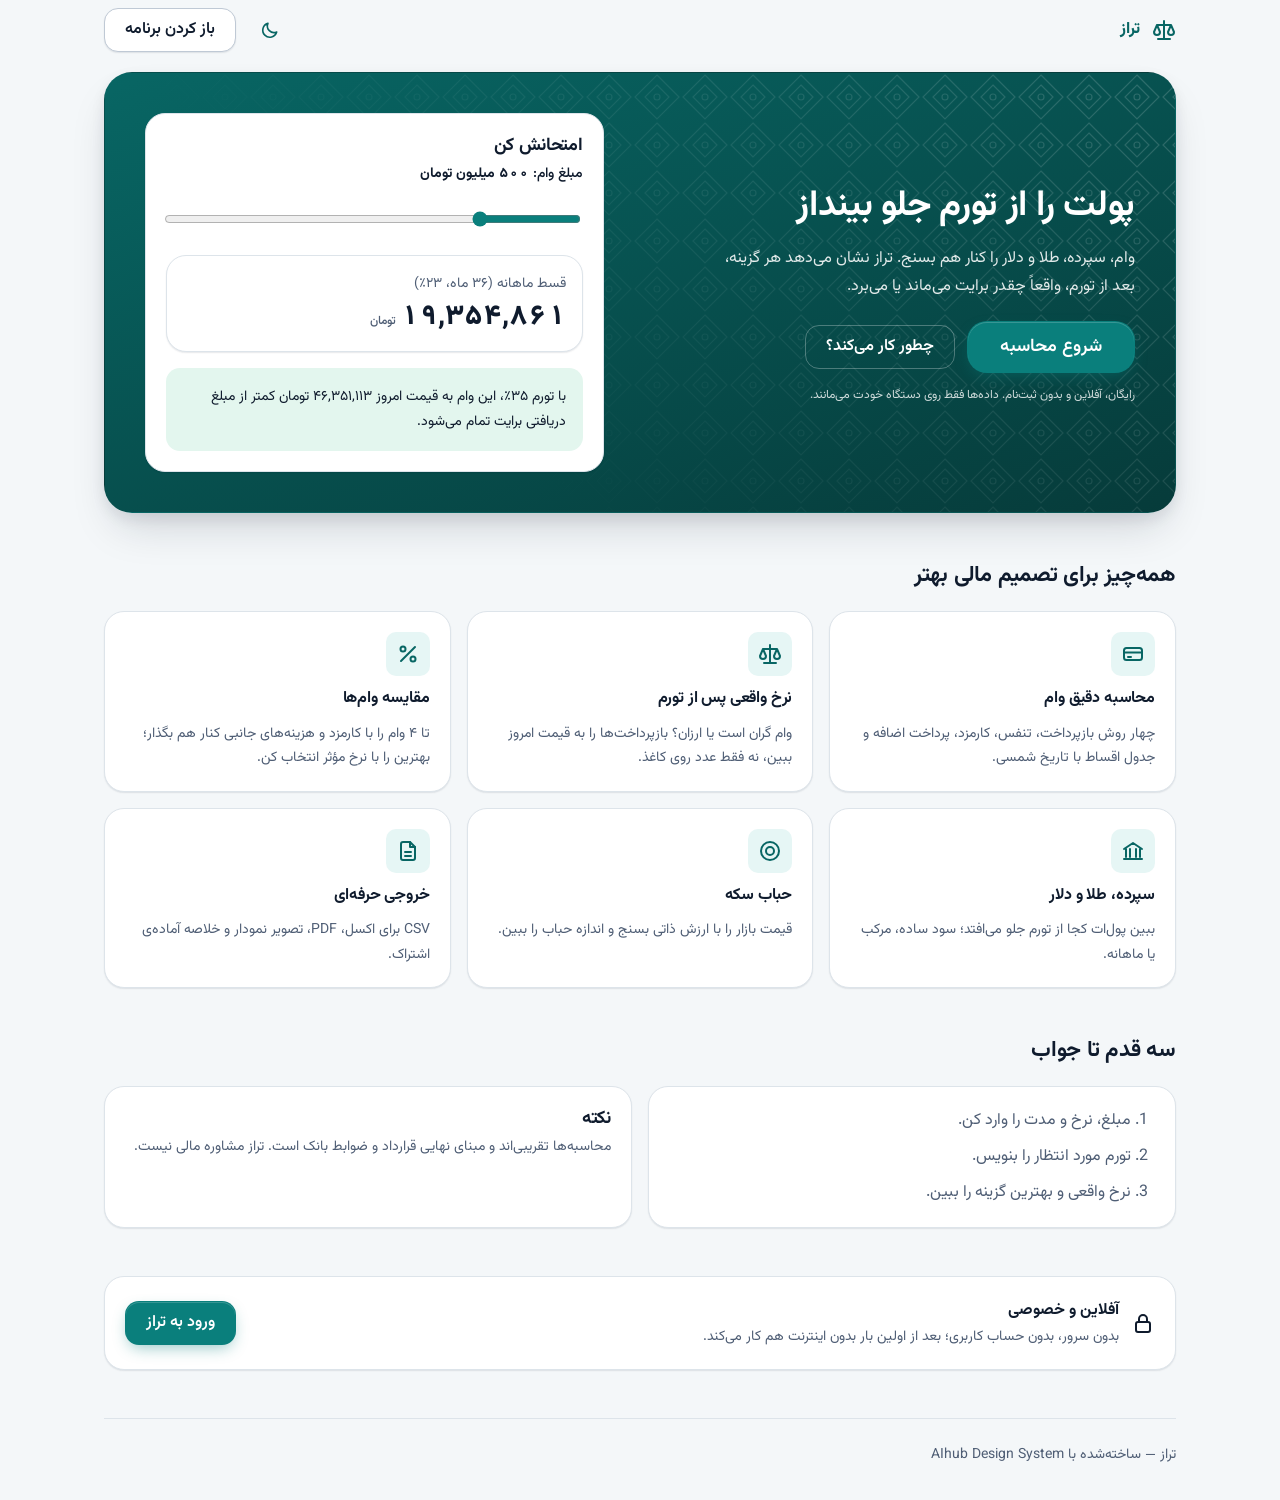
<file: index.html>
<!DOCTYPE html>
<html lang="fa" dir="rtl">
<head>
<meta charset="UTF-8">
<meta name="viewport" content="width=device-width,initial-scale=1,viewport-fit=cover">
<meta name="theme-color" content="#0A7F7C">
<meta name="color-scheme" content="light dark">
<meta name="description" content="تراز: وام، اقساط، سپرده، طلا و دلار را مقایسه کن و سود واقعی پس از تورم را ببین. آفلاین و بدون ثبت‌نام.">
<link rel="manifest" href="manifest.webmanifest">
<link rel="icon" href="icon.svg"><link rel="apple-touch-icon" href="apple-touch-icon.png">
<link rel="stylesheet" href="aihub.bundle.css">
<link rel="stylesheet" href="app.css">
<title>تراز — پولت را از تورم جلو بینداز</title>
<script>try{var r=document.documentElement,t=localStorage.getItem('aihub-theme'),b=localStorage.getItem('aihub-brand');if(t==='light'||t==='dark')r.setAttribute('data-theme',t);if(b)r.setAttribute('data-brand',b)}catch(e){}</script>
</head>
<body>
<a class="skip" href="#main">رفتن به محتوا</a>
<svg width="0" height="0" style="position:absolute" aria-hidden="true" focusable="false">
  <defs>
    <style>.ico{width:24px;height:24px;fill:none;stroke:currentColor;stroke-width:2;stroke-linecap:round;stroke-linejoin:round;flex:none}</style>
    <symbol id="i-home" viewBox="0 0 24 24"><path d="M3 11 12 3l9 8M5 10v10h14V10"/></symbol>
    <symbol id="i-gear" viewBox="0 0 24 24"><circle cx="12" cy="12" r="3"/><path d="M12 2v3M12 19v3M2 12h3M19 12h3M4.9 4.9l2.1 2.1M17 17l2.1 2.1M4.9 19.1 7 17M17 7l2.1-2.1"/></symbol>
    <symbol id="i-plus" viewBox="0 0 24 24"><path d="M12 5v14M5 12h14"/></symbol>
    <symbol id="i-check" viewBox="0 0 24 24"><path d="m5 12 5 5L20 7"/></symbol>
    <symbol id="i-x" viewBox="0 0 24 24"><path d="M6 6l12 12M18 6 6 18"/></symbol>
    <symbol id="i-chev-r" viewBox="0 0 24 24"><path d="m9 6 6 6-6 6"/></symbol>
    <symbol id="i-chev-l" viewBox="0 0 24 24"><path d="m15 6-6 6 6 6"/></symbol>
    <symbol id="i-chev-d" viewBox="0 0 24 24"><path d="m6 9 6 6 6-6"/></symbol>
    <symbol id="i-search" viewBox="0 0 24 24"><circle cx="11" cy="11" r="7"/><path d="m20 20-3.5-3.5"/></symbol>
    <symbol id="i-menu" viewBox="0 0 24 24"><path d="M4 6h16M4 12h16M4 18h16"/></symbol>
    <symbol id="i-sun" viewBox="0 0 24 24"><circle cx="12" cy="12" r="4"/><path d="M12 2v2M12 20v2M4.9 4.9l1.4 1.4M17.7 17.7l1.4 1.4M2 12h2M20 12h2M4.9 19.1l1.4-1.4M17.7 6.3l1.4-1.4"/></symbol>
    <symbol id="i-moon" viewBox="0 0 24 24"><path d="M20 14.5A8 8 0 0 1 9.5 4 8.5 8.5 0 1 0 20 14.5Z"/></symbol>
    <symbol id="i-download" viewBox="0 0 24 24"><path d="M12 4v11M7 10l5 5 5-5M5 20h14"/></symbol>
    <symbol id="i-trash" viewBox="0 0 24 24"><path d="M4 7h16M10 11v6M14 11v6M6 7l1 13h10l1-13M9 7V4h6v3"/></symbol>
    <symbol id="i-panel" viewBox="0 0 24 24"><rect x="3" y="4" width="18" height="16" rx="3"/><path d="M9 4v16"/></symbol>
    <symbol id="i-chart" viewBox="0 0 24 24"><path d="M4 20h16M7 20v-7M12 20V5M17 20v-9"/></symbol>
    <symbol id="i-command" viewBox="0 0 24 24"><path d="M9 9V6a3 3 0 1 0-3 3h12a3 3 0 1 0-3-3v12a3 3 0 1 0 3-3H6a3 3 0 1 0 3 3Z"/></symbol>
    <symbol id="i-more" viewBox="0 0 24 24"><path d="M5 12h.01M12 12h.01M19 12h.01" stroke-width="3.2"/></symbol>
    <symbol id="i-sparkle" viewBox="0 0 24 24"><path d="M12 3l1.9 5.1L19 10l-5.1 1.9L12 17l-1.9-5.1L5 10l5.1-1.9Z"/><path d="M19 16v4M17 18h4"/></symbol>
    <symbol id="i-palette" viewBox="0 0 24 24"><path d="M12 3a9 9 0 1 0 0 18c1.4 0 2-1 2-2 0-1.3-1-1.6-1-2.6 0-1 .8-1.4 1.8-1.4H17a4 4 0 0 0 4-4c0-4.4-4-8-9-8Z"/><circle cx="7.5" cy="11" r="1"/><circle cx="10.5" cy="7" r="1"/><circle cx="15.5" cy="7.5" r="1"/></symbol>
    <symbol id="i-undo" viewBox="0 0 24 24"><path d="M9 14 4 9l5-5M4 9h10a6 6 0 0 1 0 12h-3"/></symbol>
    <symbol id="i-scale" viewBox="0 0 24 24"><path d="M12 3v18M6 21h12M5 7h14M5 7l-3 7a3 3 0 0 0 6 0ZM19 7l-3 7a3 3 0 0 0 6 0Z"/></symbol>
    <symbol id="i-loan" viewBox="0 0 24 24"><rect x="3" y="6" width="18" height="12" rx="2.5"/><path d="M3 10.5h18M7 15h3"/></symbol>
    <symbol id="i-bank" viewBox="0 0 24 24"><path d="M3 10 12 4l9 6M5 10v8M9 10v8M15 10v8M19 10v8M3 20h18"/></symbol>
    <symbol id="i-coin" viewBox="0 0 24 24"><circle cx="12" cy="12" r="9"/><circle cx="12" cy="12" r="4"/></symbol>
    <symbol id="i-alert" viewBox="0 0 24 24"><path d="M12 4 2.5 20h19Z"/><path d="M12 10v4M12 17h.01"/></symbol>
    <symbol id="i-info" viewBox="0 0 24 24"><circle cx="12" cy="12" r="9"/><path d="M12 11v5M12 8h.01"/></symbol>
    <symbol id="i-share" viewBox="0 0 24 24"><circle cx="18" cy="5" r="2.5"/><circle cx="6" cy="12" r="2.5"/><circle cx="18" cy="19" r="2.5"/><path d="m8.2 10.8 7.6-4.6M8.2 13.2l7.6 4.6"/></symbol>
    <symbol id="i-file" viewBox="0 0 24 24"><path d="M14 3H7a2 2 0 0 0-2 2v14a2 2 0 0 0 2 2h10a2 2 0 0 0 2-2V8Z"/><path d="M14 3v5h5M9 13h6M9 17h6"/></symbol>
    <symbol id="i-image" viewBox="0 0 24 24"><rect x="3" y="4" width="18" height="16" rx="3"/><circle cx="9" cy="10" r="1.5"/><path d="m21 16-5-5-9 9"/></symbol>
    <symbol id="i-bookmark" viewBox="0 0 24 24"><path d="M6 4h12v17l-6-4-6 4Z"/></symbol>
    <symbol id="i-upload" viewBox="0 0 24 24"><path d="M12 16V5M7 10l5-5 5 5M5 20h14"/></symbol>
    <symbol id="i-lock" viewBox="0 0 24 24"><rect x="5" y="11" width="14" height="10" rx="2"/><path d="M8 11V8a4 4 0 0 1 8 0v3"/></symbol>
    <symbol id="i-percent" viewBox="0 0 24 24"><path d="M19 5 5 19"/><circle cx="7" cy="7" r="2.5"/><circle cx="17" cy="17" r="2.5"/></symbol>
    <symbol id="i-phone" viewBox="0 0 24 24"><rect x="6" y="2" width="12" height="20" rx="3"/><path d="M11 18h2"/></symbol>
  </defs>
</svg>

<div class="lp-wrap">
<header class="lp-nav"><a class="row" href="index.html" style="text-decoration:none;font-weight:var(--fw-black)"><svg class="ico" aria-hidden="true"><use href="#i-scale"/></svg><span>تراز</span></a><div class="row"><button type="button" class="btn btn--ghost btn--icon" data-theme-toggle aria-label="تغییر پوسته"><svg class="ico" aria-hidden="true"><use href="#i-moon"/></svg></button><a class="btn btn--outline" href="app.html">باز کردن برنامه</a></div></header>
<main id="main" tabindex="-1">
<section class="card card--brand card--hero pattern-girih lp-hero" aria-labelledby="h1">
<div><h1 id="h1">پولت را از تورم جلو بینداز</h1><p class="lp-lead">وام، سپرده، طلا و دلار را کنار هم بسنج. تراز نشان می‌دهد هر گزینه، بعد از تورم، واقعاً چقدر برایت می‌ماند یا می‌برد.</p>
<div class="lp-cta"><a class="btn btn--primary btn--lg" href="app.html">شروع محاسبه</a><a class="btn btn--outline" href="#how">چطور کار می‌کند؟</a></div>
<p class="lp-fine">رایگان، آفلاین و بدون ثبت‌نام. داده‌ها فقط روی دستگاه خودت می‌مانند.</p></div>
<div class="card lp-demo"><h2 class="card__title">امتحانش کن</h2>
<label class="field"><span class="field__label">مبلغ وام: <b id="dv" class="num">۵۰۰ میلیون تومان</b></span><input id="ds" type="range" min="50" max="2000" step="50" value="500"></label>
<div style="margin-block-start:var(--sp-3)"><div class="card kpi"><div class="kpi__label">قسط ماهانه (۳۶ ماه، ۲۳٪)</div><div class="kpi__value num" id="dp">—</div></div></div>
<div id="dverdict" class="alert lp-verdict" role="status" aria-live="polite"></div></div>
</section>
<section class="lp-sec" aria-labelledby="f"><h2 id="f">همه‌چیز برای تصمیم مالی بهتر</h2><div class="lp-feats"><article class="card lp-feat"><span class="list__icon"><svg class="ico" aria-hidden="true"><use href="#i-loan"/></svg></span><h3>محاسبه دقیق وام</h3><p>چهار روش بازپرداخت، تنفس، کارمزد، پرداخت اضافه و جدول اقساط با تاریخ شمسی.</p></article><article class="card lp-feat"><span class="list__icon"><svg class="ico" aria-hidden="true"><use href="#i-scale"/></svg></span><h3>نرخ واقعی پس از تورم</h3><p>وام گران است یا ارزان؟ بازپرداخت‌ها را به قیمت امروز ببین، نه فقط عدد روی کاغذ.</p></article><article class="card lp-feat"><span class="list__icon"><svg class="ico" aria-hidden="true"><use href="#i-percent"/></svg></span><h3>مقایسه وام‌ها</h3><p>تا ۴ وام را با کارمزد و هزینه‌های جانبی کنار هم بگذار؛ بهترین را با نرخ مؤثر انتخاب کن.</p></article><article class="card lp-feat"><span class="list__icon"><svg class="ico" aria-hidden="true"><use href="#i-bank"/></svg></span><h3>سپرده، طلا و دلار</h3><p>ببین پول‌ات کجا از تورم جلو می‌افتد؛ سود ساده، مرکب یا ماهانه.</p></article><article class="card lp-feat"><span class="list__icon"><svg class="ico" aria-hidden="true"><use href="#i-coin"/></svg></span><h3>حباب سکه</h3><p>قیمت بازار را با ارزش ذاتی بسنج و اندازه حباب را ببین.</p></article><article class="card lp-feat"><span class="list__icon"><svg class="ico" aria-hidden="true"><use href="#i-file"/></svg></span><h3>خروجی حرفه‌ای</h3><p>CSV برای اکسل، PDF، تصویر نمودار و خلاصه آماده‌ی اشتراک.</p></article></div></section>
<section class="lp-sec" id="how" aria-labelledby="hw"><h2 id="hw">سه قدم تا جواب</h2><div class="lp-how"><div class="card"><ol><li>مبلغ، نرخ و مدت را وارد کن.</li><li>تورم مورد انتظار را بنویس.</li><li>نرخ واقعی و بهترین گزینه را ببین.</li></ol></div><div class="card"><h3 class="card__title">نکته</h3><p class="muted">محاسبه‌ها تقریبی‌اند و مبنای نهایی قرارداد و ضوابط بانک است. تراز مشاوره مالی نیست.</p></div></div></section>
<section class="lp-sec"><div class="card lp-priv"><div class="row"><svg class="ico" aria-hidden="true"><use href="#i-lock"/></svg><div><b>آفلاین و خصوصی</b><p class="muted" style="margin:0">بدون سرور، بدون حساب کاربری؛ بعد از اولین بار بدون اینترنت هم کار می‌کند.</p></div></div><a class="btn btn--primary" href="app.html">ورود به تراز</a></div></section>
</main>
<footer class="lp-foot"><span class="muted">تراز — ساخته‌شده با AIhub Design System</span></footer>
</div>
<script src="aihub.bundle.js"></script><script src="calc.js"></script>
<script>
(function(){var s=document.getElementById('ds'),fa=AIhub.fa,f=function(x){return fa(Math.round(x).toLocaleString('en'))};
function go(){var P=+s.value*1e6,a=Calc.analyzeLoan({P:P,rate:.23,n:36,grace:0,method:'annuity',inflation:.35});
document.getElementById('dv').textContent=fa(s.value)+' میلیون تومان';document.getElementById('dp').innerHTML=f(a.payment)+'<span class="kpi__unit">تومان</span>';
var d=a.pv-a.netIn,v=document.getElementById('dverdict');v.className='alert lp-verdict '+(d<=0?'alert--success':'alert--warning');
v.textContent=d<=0?'با تورم ۳۵٪، این وام به قیمت امروز '+f(-d)+' تومان کمتر از مبلغ دریافتی برایت تمام می‌شود.':'با تورم ۳۵٪، این وام به قیمت امروز '+f(d)+' تومان بیشتر از مبلغ دریافتی است.'}
s.addEventListener('input',go);AIhub.ready(go)})();
</script>
</body></html>
</file>
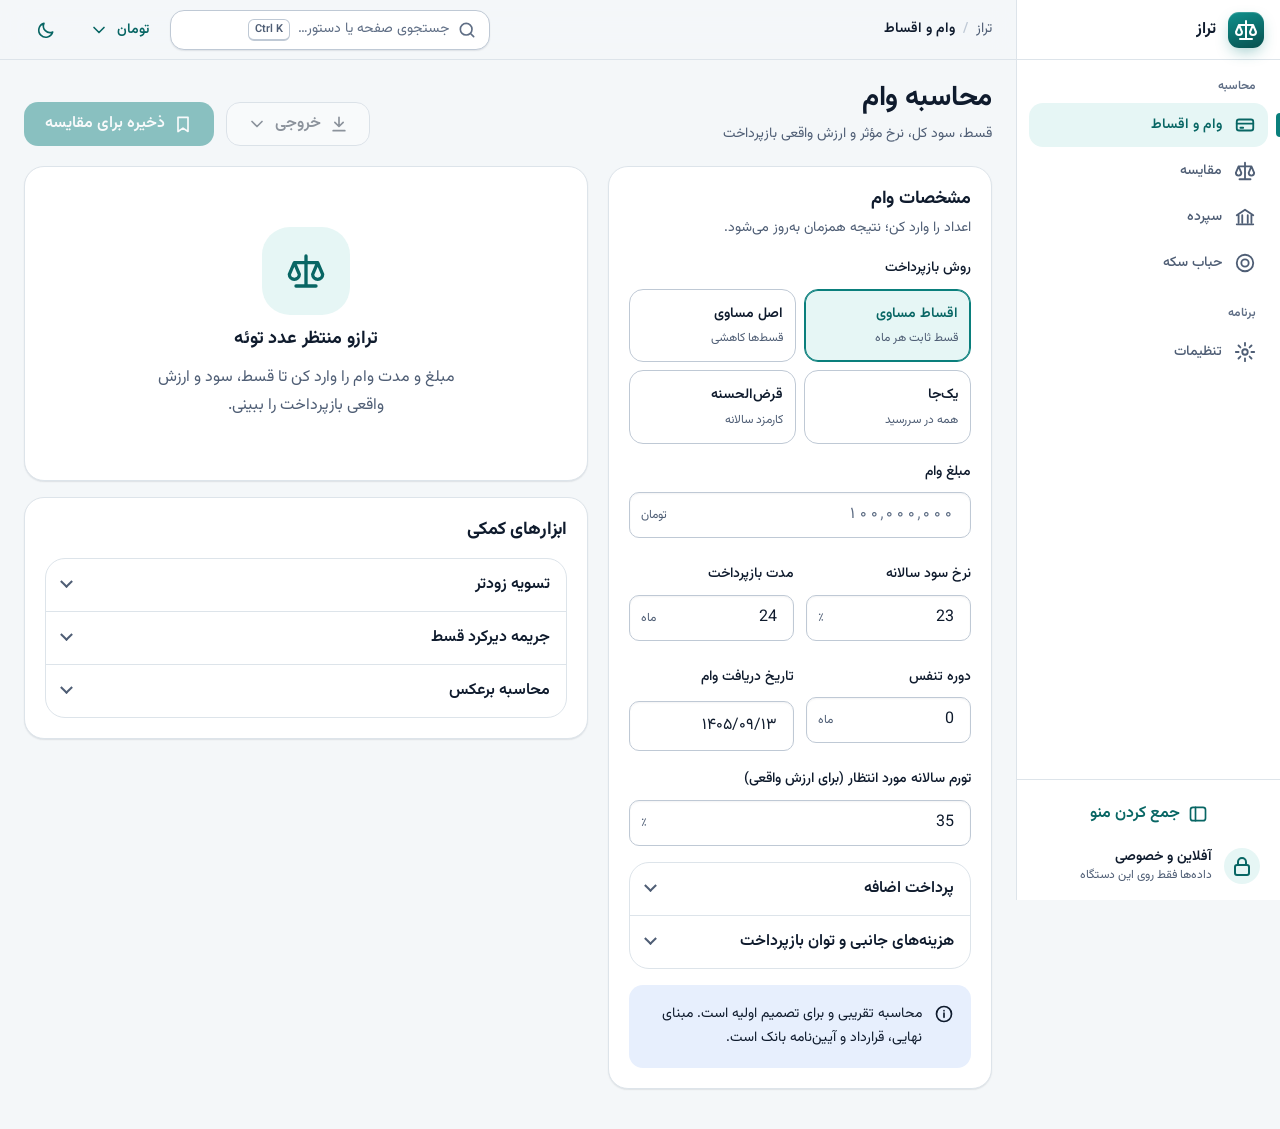
<file: app.html>
<!DOCTYPE html>
<html lang="fa" dir="rtl">
<head>
<meta charset="UTF-8">
<meta name="viewport" content="width=device-width,initial-scale=1,viewport-fit=cover">
<meta name="theme-color" content="#0A7F7C">
<meta name="color-scheme" content="light dark">
<link rel="manifest" href="manifest.webmanifest">
<link rel="icon" href="icon.svg"><link rel="apple-touch-icon" href="apple-touch-icon.png">
<link rel="preload" href="fonts/Vazirmatn-var.woff2" as="font" type="font/woff2" crossorigin>
<link rel="stylesheet" href="aihub.bundle.css">
<link rel="stylesheet" href="app.css">
<title>تراز — وام، اقساط و مقایسه</title>
<script>try{var r=document.documentElement,t=localStorage.getItem('aihub-theme'),b=localStorage.getItem('aihub-brand');if(t==='light'||t==='dark')r.setAttribute('data-theme',t);if(b)r.setAttribute('data-brand',b)}catch(e){}</script>
</head>
<body class="has-bottomnav">
<a class="skip" href="#main">رفتن به محتوا</a>
<svg width="0" height="0" style="position:absolute" aria-hidden="true" focusable="false">
  <defs>
    <style>.ico{width:24px;height:24px;fill:none;stroke:currentColor;stroke-width:2;stroke-linecap:round;stroke-linejoin:round;flex:none}</style>
    <symbol id="i-home" viewBox="0 0 24 24"><path d="M3 11 12 3l9 8M5 10v10h14V10"/></symbol>
    <symbol id="i-gear" viewBox="0 0 24 24"><circle cx="12" cy="12" r="3"/><path d="M12 2v3M12 19v3M2 12h3M19 12h3M4.9 4.9l2.1 2.1M17 17l2.1 2.1M4.9 19.1 7 17M17 7l2.1-2.1"/></symbol>
    <symbol id="i-plus" viewBox="0 0 24 24"><path d="M12 5v14M5 12h14"/></symbol>
    <symbol id="i-check" viewBox="0 0 24 24"><path d="m5 12 5 5L20 7"/></symbol>
    <symbol id="i-x" viewBox="0 0 24 24"><path d="M6 6l12 12M18 6 6 18"/></symbol>
    <symbol id="i-chev-r" viewBox="0 0 24 24"><path d="m9 6 6 6-6 6"/></symbol>
    <symbol id="i-chev-l" viewBox="0 0 24 24"><path d="m15 6-6 6 6 6"/></symbol>
    <symbol id="i-chev-d" viewBox="0 0 24 24"><path d="m6 9 6 6 6-6"/></symbol>
    <symbol id="i-search" viewBox="0 0 24 24"><circle cx="11" cy="11" r="7"/><path d="m20 20-3.5-3.5"/></symbol>
    <symbol id="i-menu" viewBox="0 0 24 24"><path d="M4 6h16M4 12h16M4 18h16"/></symbol>
    <symbol id="i-sun" viewBox="0 0 24 24"><circle cx="12" cy="12" r="4"/><path d="M12 2v2M12 20v2M4.9 4.9l1.4 1.4M17.7 17.7l1.4 1.4M2 12h2M20 12h2M4.9 19.1l1.4-1.4M17.7 6.3l1.4-1.4"/></symbol>
    <symbol id="i-moon" viewBox="0 0 24 24"><path d="M20 14.5A8 8 0 0 1 9.5 4 8.5 8.5 0 1 0 20 14.5Z"/></symbol>
    <symbol id="i-download" viewBox="0 0 24 24"><path d="M12 4v11M7 10l5 5 5-5M5 20h14"/></symbol>
    <symbol id="i-trash" viewBox="0 0 24 24"><path d="M4 7h16M10 11v6M14 11v6M6 7l1 13h10l1-13M9 7V4h6v3"/></symbol>
    <symbol id="i-panel" viewBox="0 0 24 24"><rect x="3" y="4" width="18" height="16" rx="3"/><path d="M9 4v16"/></symbol>
    <symbol id="i-chart" viewBox="0 0 24 24"><path d="M4 20h16M7 20v-7M12 20V5M17 20v-9"/></symbol>
    <symbol id="i-command" viewBox="0 0 24 24"><path d="M9 9V6a3 3 0 1 0-3 3h12a3 3 0 1 0-3-3v12a3 3 0 1 0 3-3H6a3 3 0 1 0 3 3Z"/></symbol>
    <symbol id="i-more" viewBox="0 0 24 24"><path d="M5 12h.01M12 12h.01M19 12h.01" stroke-width="3.2"/></symbol>
    <symbol id="i-sparkle" viewBox="0 0 24 24"><path d="M12 3l1.9 5.1L19 10l-5.1 1.9L12 17l-1.9-5.1L5 10l5.1-1.9Z"/><path d="M19 16v4M17 18h4"/></symbol>
    <symbol id="i-palette" viewBox="0 0 24 24"><path d="M12 3a9 9 0 1 0 0 18c1.4 0 2-1 2-2 0-1.3-1-1.6-1-2.6 0-1 .8-1.4 1.8-1.4H17a4 4 0 0 0 4-4c0-4.4-4-8-9-8Z"/><circle cx="7.5" cy="11" r="1"/><circle cx="10.5" cy="7" r="1"/><circle cx="15.5" cy="7.5" r="1"/></symbol>
    <symbol id="i-undo" viewBox="0 0 24 24"><path d="M9 14 4 9l5-5M4 9h10a6 6 0 0 1 0 12h-3"/></symbol>
    <symbol id="i-scale" viewBox="0 0 24 24"><path d="M12 3v18M6 21h12M5 7h14M5 7l-3 7a3 3 0 0 0 6 0ZM19 7l-3 7a3 3 0 0 0 6 0Z"/></symbol>
    <symbol id="i-loan" viewBox="0 0 24 24"><rect x="3" y="6" width="18" height="12" rx="2.5"/><path d="M3 10.5h18M7 15h3"/></symbol>
    <symbol id="i-bank" viewBox="0 0 24 24"><path d="M3 10 12 4l9 6M5 10v8M9 10v8M15 10v8M19 10v8M3 20h18"/></symbol>
    <symbol id="i-coin" viewBox="0 0 24 24"><circle cx="12" cy="12" r="9"/><circle cx="12" cy="12" r="4"/></symbol>
    <symbol id="i-alert" viewBox="0 0 24 24"><path d="M12 4 2.5 20h19Z"/><path d="M12 10v4M12 17h.01"/></symbol>
    <symbol id="i-info" viewBox="0 0 24 24"><circle cx="12" cy="12" r="9"/><path d="M12 11v5M12 8h.01"/></symbol>
    <symbol id="i-share" viewBox="0 0 24 24"><circle cx="18" cy="5" r="2.5"/><circle cx="6" cy="12" r="2.5"/><circle cx="18" cy="19" r="2.5"/><path d="m8.2 10.8 7.6-4.6M8.2 13.2l7.6 4.6"/></symbol>
    <symbol id="i-file" viewBox="0 0 24 24"><path d="M14 3H7a2 2 0 0 0-2 2v14a2 2 0 0 0 2 2h10a2 2 0 0 0 2-2V8Z"/><path d="M14 3v5h5M9 13h6M9 17h6"/></symbol>
    <symbol id="i-image" viewBox="0 0 24 24"><rect x="3" y="4" width="18" height="16" rx="3"/><circle cx="9" cy="10" r="1.5"/><path d="m21 16-5-5-9 9"/></symbol>
    <symbol id="i-bookmark" viewBox="0 0 24 24"><path d="M6 4h12v17l-6-4-6 4Z"/></symbol>
    <symbol id="i-upload" viewBox="0 0 24 24"><path d="M12 16V5M7 10l5-5 5 5M5 20h14"/></symbol>
    <symbol id="i-lock" viewBox="0 0 24 24"><rect x="5" y="11" width="14" height="10" rx="2"/><path d="M8 11V8a4 4 0 0 1 8 0v3"/></symbol>
    <symbol id="i-percent" viewBox="0 0 24 24"><path d="M19 5 5 19"/><circle cx="7" cy="7" r="2.5"/><circle cx="17" cy="17" r="2.5"/></symbol>
    <symbol id="i-phone" viewBox="0 0 24 24"><rect x="6" y="2" width="12" height="20" rx="3"/><path d="M11 18h2"/></symbol>
  </defs>
</svg>

<div class="app" data-sidebar="expanded">
 <aside class="sidebar" id="sidebar" aria-label="منوی اصلی">
  <div class="sidebar__head">
   <a class="brand" href="index.html" aria-label="تراز — صفحه معرفی"><span class="brand__mark"><svg class="ico" aria-hidden="true"><use href="#i-scale"/></svg></span><span class="brand__name">تراز</span></a>
   <button type="button" class="btn btn--ghost btn--icon sidebar__close" data-drawer-close aria-label="بستن منو"><svg class="ico" aria-hidden="true"><use href="#i-x"/></svg></button>
  </div>
  <nav class="sidebar__nav" aria-label="بخش‌ها">
   <div class="nav__title">محاسبه</div>
   <a class="nav__item" href="#loan" data-route="loan" data-tip="وام و اقساط" data-tip-pos="side"><svg class="ico" aria-hidden="true"><use href="#i-loan"/></svg><span class="nav__label">وام و اقساط</span></a>
   <a class="nav__item" href="#compare" data-route="compare" data-tip="مقایسه" data-tip-pos="side"><svg class="ico" aria-hidden="true"><use href="#i-scale"/></svg><span class="nav__label">مقایسه</span></a>
   <a class="nav__item" href="#deposit" data-route="deposit" data-tip="سپرده" data-tip-pos="side"><svg class="ico" aria-hidden="true"><use href="#i-bank"/></svg><span class="nav__label">سپرده</span></a>
   <a class="nav__item" href="#coin" data-route="coin" data-tip="حباب سکه" data-tip-pos="side"><svg class="ico" aria-hidden="true"><use href="#i-coin"/></svg><span class="nav__label">حباب سکه</span></a>
   <div class="nav__title">برنامه</div>
   <a class="nav__item" href="#settings" data-route="settings" data-tip="تنظیمات" data-tip-pos="side"><svg class="ico" aria-hidden="true"><use href="#i-gear"/></svg><span class="nav__label">تنظیمات</span></a>
  </nav>
  <div class="sidebar__foot">
   <button type="button" class="btn btn--ghost sidebar__toggle" data-sidebar-toggle aria-pressed="false" aria-label="جمع کردن منو"><svg class="ico" aria-hidden="true"><use href="#i-panel"/></svg><span class="sidebar__toggle-label">جمع کردن منو</span></button>
   <div class="user"><span class="avatar"><svg class="ico" aria-hidden="true"><use href="#i-lock"/></svg></span><div class="user__meta"><div class="user__name">آفلاین و خصوصی</div><div class="user__role">داده‌ها فقط روی این دستگاه</div></div></div>
  </div>
 </aside>
 <div class="scrim" data-drawer-close></div>
 <div class="app__main">
  <header class="topbar">
   <button type="button" class="btn btn--ghost btn--icon only-sm" data-drawer-open aria-label="باز کردن منو" aria-expanded="false"><svg class="ico" aria-hidden="true"><use href="#i-menu"/></svg></button>
   <h2 class="topbar__title" id="topTitle">وام و اقساط</h2>
   <ol class="crumbs crumbs--top" aria-label="مسیر"><li><a href="#loan">تراز</a></li><li aria-current="page" id="crumbCur">وام و اقساط</li></ol>
   <div class="topbar__actions">
    <button type="button" class="search-trigger" data-cmdk-open aria-label="جستجو و دستورها"><svg class="ico" aria-hidden="true"><use href="#i-search"/></svg><span class="search-trigger__text">جستجوی صفحه یا دستور…</span><span class="kbd">Ctrl K</span></button>
    <div class="menu-wrap">
     <button type="button" class="btn btn--ghost btn--sm" id="unitBtn" data-menu="#unitMenu" aria-label="واحد پول"><span id="unitLbl">تومان</span><svg class="ico" aria-hidden="true"><use href="#i-chev-d"/></svg></button>
     <div class="menu" id="unitMenu"><div class="menu__label">واحد نمایش مبلغ‌ها</div>
      <button type="button" class="menu__item" role="menuitemradio" data-unit="toman" aria-checked="true">تومان</button>
      <button type="button" class="menu__item" role="menuitemradio" data-unit="rial" aria-checked="false">ریال</button></div>
    </div>
    <button type="button" class="btn btn--ghost btn--icon" data-theme-toggle aria-label="تغییر پوسته"><svg class="ico" id="icoMoon" aria-hidden="true"><use href="#i-moon"/></svg><svg class="ico" id="icoSun" aria-hidden="true" hidden><use href="#i-sun"/></svg></button>
   </div>
  </header>

  <main class="page" id="main" tabindex="-1">

<!-- ===================== وام ===================== -->
<section data-page="loan" aria-labelledby="h-loan">
 <div class="page-head">
  <div><h1 id="h-loan">محاسبه وام</h1><p class="page-head__sub">قسط، سود کل، نرخ مؤثر و ارزش واقعی بازپرداخت</p></div>
  <div class="page-head__actions">
   <div class="menu-wrap">
    <button type="button" class="btn" id="expBtn" data-menu="#expMenu"><svg class="ico" aria-hidden="true"><use href="#i-download"/></svg>خروجی<svg class="ico" aria-hidden="true"><use href="#i-chev-d"/></svg></button>
    <div class="menu" id="expMenu">
     <button type="button" class="menu__item" role="menuitem" id="aCsv"><svg class="ico" aria-hidden="true"><use href="#i-file"/></svg>فایل اکسل (CSV)</button>
     <button type="button" class="menu__item" role="menuitem" id="aPdf"><svg class="ico" aria-hidden="true"><use href="#i-file"/></svg>گزارش PDF</button>
     <button type="button" class="menu__item" role="menuitem" id="aPng"><svg class="ico" aria-hidden="true"><use href="#i-image"/></svg>تصویر نمودار</button>
     <button type="button" class="menu__item" role="menuitem" id="aShare"><svg class="ico" aria-hidden="true"><use href="#i-share"/></svg>اشتراک خلاصه</button>
    </div>
   </div>
   <button type="button" class="btn btn--primary" id="aSave"><svg class="ico" aria-hidden="true"><use href="#i-bookmark"/></svg>ذخیره برای مقایسه</button>
  </div>
 </div>

 <div class="calc">
  <div class="calc__form calc__form--sticky">
   <div class="card stack" style="--stack:var(--sp-4)">
    <div><h2 class="card__title">مشخصات وام</h2><p class="muted">اعداد را وارد کن؛ نتیجه همزمان به‌روز می‌شود.</p></div>
    <div class="field"><span class="field__label" id="lt-l">روش بازپرداخت</span>
     <div class="choices" role="group" aria-labelledby="lt-l" data-seg="lt">
      <button type="button" class="choice" data-v="annuity"><b>اقساط مساوی</b><small>قسط ثابت هر ماه</small></button>
      <button type="button" class="choice" data-v="principal"><b>اصل مساوی</b><small>قسط‌ها کاهشی</small></button>
      <button type="button" class="choice" data-v="bullet"><b>یک‌جا</b><small>همه در سررسید</small></button>
      <button type="button" class="choice" data-v="gharz"><b>قرض‌الحسنه</b><small>کارمزد سالانه</small></button>
     </div><input type="hidden" id="lt" value="annuity"></div>
    <div class="fgrid">
     <div class="field fgrid__w"><label class="field__label" for="lp">مبلغ وام</label><div class="fx"><input class="input m" id="lp" inputmode="numeric" autocomplete="off" placeholder="۱۰۰٬۰۰۰٬۰۰۰"><span class="fx__suf u"></span></div><div class="field__hint is-money" data-for="lp"></div></div>
     <div class="field"><label class="field__label" for="lr" id="lrl">نرخ سود سالانه</label><div class="fx"><input class="input p" id="lr" inputmode="decimal" value="23"><span class="fx__suf">٪</span></div><div class="field__error" data-err-for="lr" role="alert"></div></div>
     <div class="field"><label class="field__label" for="lm">مدت بازپرداخت</label><div class="fx"><input class="input t" id="lm" inputmode="numeric" value="24"><span class="fx__suf">ماه</span></div><div class="field__error" data-err-for="lm" role="alert"></div></div>
     <div class="field"><label class="field__label" for="lg">دوره تنفس</label><div class="fx"><input class="input t" id="lg" inputmode="numeric" value="0"><span class="fx__suf">ماه</span></div><div class="field__error" data-err-for="lg" role="alert"></div></div>
     <div class="field"><label class="field__label" for="ld">تاریخ دریافت وام</label><input class="input" id="ld" data-jdate placeholder="انتخاب تاریخ"></div>
     <div class="field fgrid__w"><label class="field__label" for="linf">تورم سالانه مورد انتظار (برای ارزش واقعی)</label><div class="fx"><input class="input p" id="linf" inputmode="decimal" value="35"><span class="fx__suf">٪</span></div></div>
    </div>
    <div class="acc">
     <details><summary>پرداخت اضافه</summary>
      <div class="acc__body fgrid">
       <div class="field fgrid__w"><label class="field__label" for="lx">پرداخت اضافه ماهانه روی اصل</label><div class="fx"><input class="input m" id="lx" inputmode="numeric"><span class="fx__suf u"></span></div></div>
       <div class="field fgrid__w"><label class="field__label" for="ly">پرداخت اضافه یک‌جا</label><div class="fx"><input class="input m" id="ly" inputmode="numeric"><span class="fx__suf u"></span></div></div>
       <div class="field"><label class="field__label" for="lk">بعد از قسط شماره</label><input class="input" id="lk" inputmode="numeric" value="12"></div>
       <div class="field"><label class="field__label" for="lmo">اثر پرداخت یک‌جا</label><select class="select" id="lmo"><option value="term">کاهش مدت</option><option value="pay">کاهش قسط</option></select></div>
      </div></details>
     <details><summary>هزینه‌های جانبی و توان بازپرداخت</summary>
      <div class="acc__body fgrid">
       <div class="field"><label class="field__label" for="lfee">کارمزد صدور</label><div class="fx"><input class="input p" id="lfee" inputmode="decimal" value="0"><span class="fx__suf">٪</span></div></div>
       <div class="field"><label class="field__label" for="lfix">بیمه، تمبر، ثبت</label><div class="fx"><input class="input m" id="lfix" inputmode="numeric"><span class="fx__suf u"></span></div></div>
       <div class="field fgrid__w"><label class="field__label" for="linc">درآمد ماهانه شما</label><div class="fx"><input class="input m" id="linc" inputmode="numeric"><span class="fx__suf u"></span></div></div>
      </div></details>
    </div>
    <div class="alert"><svg class="ico" aria-hidden="true"><use href="#i-info"/></svg><span>محاسبه تقریبی و برای تصمیم اولیه است. مبنای نهایی، قرارداد و آیین‌نامه بانک است.</span></div>
   </div>
  </div>

  <div class="calc__out out" id="loanOut" aria-live="polite">
   <div id="loanSkel" class="skel-stack" aria-hidden="true"><div class="skeleton" style="height:18rem"></div><div class="skeleton" style="height:6rem"></div><div class="skeleton" style="height:12rem"></div></div>
   <div id="loanEmpty" class="card" hidden><div class="empty"><div class="empty__art"><svg class="ico" style="width:40px;height:40px" aria-hidden="true"><use href="#i-scale"/></svg></div><h2 class="empty__title">ترازو منتظر عدد توئه</h2><p>مبلغ و مدت وام را وارد کن تا قسط، سود و ارزش واقعی بازپرداخت را ببینی.</p></div></div>
   <div id="loanErr" class="alert alert--danger" role="alert" hidden></div>
   <div id="loanRes" class="calc__out" hidden>
    <div class="card card--brand card--hero pattern-girih hero">
     <div><div class="hero__k" id="hK">قسط ماهانه</div><div class="hero__v num" id="hV">—</div></div>
     <svg class="beam" viewBox="0 0 360 200" role="img" aria-labelledby="beamT"><title id="beamT">ترازوی دریافتی و بازپرداخت</title>
      <path class="beam__post" d="M180 62L158 176H202Z"/><rect class="beam__post" x="128" y="172" width="104" height="8" rx="4"/>
      <g class="bm" id="bBeam" style="transform-origin:180px 62px"><rect class="beam__bar" x="50" y="58" width="260" height="8" rx="4"/></g>
      <circle class="beam__pivot" cx="180" cy="62" r="9"/>
      <g class="pn" id="bR"><path class="beam__rope" d="M0 0L-38 50M0 0L38 50"/><rect class="beam__pan--in" x="-46" y="50" width="92" height="8" rx="4"/><text class="beam__cap" y="76" text-anchor="middle">دریافتی</text><text class="beam__val" id="bRt" y="94" text-anchor="middle"></text></g>
      <g class="pn" id="bL"><path class="beam__rope" d="M0 0L-38 50M0 0L38 50"/><rect class="beam__pan--out" x="-46" y="50" width="92" height="8" rx="4"/><text class="beam__cap" y="76" text-anchor="middle">بازپرداخت، به قیمت امروز</text><text class="beam__val" id="bLt" y="94" text-anchor="middle"></text></g>
     </svg>
     <div class="hero__say" id="hSay"></div>
    </div>
    <div class="kpis" id="loanKpis"></div>
    <div class="card"><div class="card__head"><h3>سهم هر بخش از مبلغ کل</h3></div><div id="cDonut"></div><div id="loanParts"></div></div>
    <div class="card" id="loanExtra" hidden></div>
    <div class="card" id="loanAff" hidden></div>
    <div class="card">
     <div class="chart-tabs"><h3 class="card__title">نمودار اقساط</h3>
      <div class="segmented" role="tablist" aria-label="نوع نمودار"><button type="button" role="tab" id="tb-bars" aria-controls="cBarsP" aria-selected="true">اصل و سود</button><button type="button" role="tab" id="tb-bal" aria-controls="cBalP" aria-selected="false">مانده وام</button></div></div>
     <div id="cBarsP" role="tabpanel" aria-labelledby="tb-bars"><div id="cBars"></div></div>
     <div id="cBalP" role="tabpanel" aria-labelledby="tb-bal" hidden><div id="cBal"></div></div>
    </div>
    <div class="dt dt--sticky dt--cards" data-table data-page-size="12" id="schedDt">
     <div class="dt__tools"><div class="search"><svg class="ico" aria-hidden="true"><use href="#i-search"/></svg><input class="input" data-table-search placeholder="جستجو در اقساط…" aria-label="جستجو در جدول اقساط"></div></div>
     <div class="dt__scroll"><table><thead><tr><th data-sort="num">ماه</th><th data-sort="date">تاریخ</th><th class="num-col" data-sort="num">پرداخت</th><th class="num-col" data-sort="num">اصل</th><th class="num-col" data-sort="num">سود</th><th class="num-col" data-sort="num">مانده</th></tr></thead>
      <tbody id="schedBody"><tr data-empty-row hidden class="dt__empty"><td colspan="6"><div class="empty"><h3 class="empty__title">ردیفی پیدا نشد</h3><p>عبارت دیگری را جستجو کن.</p></div></td></tr></tbody></table></div>
     <div class="dt__foot"><span data-count></span><div class="segmented" aria-label="تراکم جدول"><button type="button" data-density-set="comfortable">راحت</button><button type="button" data-density-set="compact">فشرده</button></div><div class="pager" data-pager></div></div>
    </div>
   </div>

   <div class="card">
    <div class="card__head"><h3>ابزارهای کمکی</h3></div>
    <div class="acc" id="toolsAcc">
     <details id="tool-early"><summary>تسویه زودتر</summary><div class="acc__body tools-body">
      <div class="fgrid"><div class="field"><label class="field__label" for="ek">بعد از قسط شماره</label><input class="input" id="ek" inputmode="numeric" value="12"></div>
      <div class="field"><label class="field__label" for="epen">جریمه تسویه زودهنگام</label><div class="fx"><input class="input p" id="epen" inputmode="decimal" value="0"><span class="fx__suf">٪</span></div></div></div>
      <div id="eOut"></div><p class="muted">جریمه تسویه (اگر قرارداد دارد) را درصدی از مانده وارد کن.</p></div></details>
     <details id="tool-late"><summary>جریمه دیرکرد قسط</summary><div class="acc__body tools-body">
      <div class="fgrid"><div class="field"><label class="field__label" for="ldays">روز تأخیر</label><div class="fx"><input class="input t" id="ldays" inputmode="numeric" value="30"><span class="fx__suf">روز</span></div></div>
      <div class="field"><label class="field__label" for="lpen">نرخ جریمه سالانه</label><div class="fx"><input class="input p" id="lpen" inputmode="decimal" value="12"><span class="fx__suf">٪</span></div></div></div>
      <div id="pOut"></div><p class="muted">عدد ۱۲٪ نمونه است. نرخ و روش محاسبه جریمه را از قرارداد خودت بخوان.</p></div></details>
     <details id="tool-rev"><summary>محاسبه برعکس</summary><div class="acc__body tools-body">
      <h4 class="sec-title">چقدر وام می‌توانم بگیرم؟</h4>
      <div class="field"><label class="field__label" for="rvPay">قسط ماهانه‌ای که می‌توانم بپردازم</label><div class="fx"><input class="input m" id="rvPay" inputmode="numeric"><span class="fx__suf u"></span></div></div>
      <div id="rvOut1"></div>
      <h4 class="sec-title">نرخ واقعی از روی قسط بانک</h4><p class="muted">بانک مبلغ و قسط را گفته؛ نرخ واقعی چقدر است؟</p>
      <div class="fgrid"><div class="field fgrid__w"><label class="field__label" for="rvP">مبلغ وام</label><div class="fx"><input class="input m" id="rvP" inputmode="numeric"><span class="fx__suf u"></span></div></div>
      <div class="field"><label class="field__label" for="rvQ">قسط ماهانه</label><div class="fx"><input class="input m" id="rvQ" inputmode="numeric"><span class="fx__suf u"></span></div></div>
      <div class="field"><label class="field__label" for="rvN">تعداد اقساط</label><div class="fx"><input class="input t" id="rvN" inputmode="numeric" value="24"><span class="fx__suf">ماه</span></div></div></div>
      <div id="rvOut2"></div></div></details>
    </div>
   </div>
  </div>
 </div>
</section>

<!-- ===================== مقایسه ===================== -->
<section data-page="compare" aria-labelledby="h-cmp" hidden>
 <div class="page-head">
  <div><h1 id="h-cmp">مقایسه</h1><p class="page-head__sub">وام‌ها را کنار هم بگذار یا ببین پول کجا بهتر از تورم جلو می‌افتد</p></div>
  <div class="page-head__actions" id="cmpActions">
   <button type="button" class="btn" id="cAddFrom"><svg class="ico" aria-hidden="true"><use href="#i-loan"/></svg>افزودن وام محاسبه‌گر</button>
   <button type="button" class="btn btn--primary" id="cAdd"><svg class="ico" aria-hidden="true"><use href="#i-plus"/></svg>وام جدید</button>
  </div>
 </div>
 <div class="tabs" role="tablist" aria-label="نوع مقایسه">
  <button type="button" role="tab" id="tab-cm-loans" aria-controls="cm-loans" aria-selected="true">مقایسه وام‌ها</button>
  <button type="button" role="tab" id="tab-cm-assets" aria-controls="cm-assets" aria-selected="false">وام یا سرمایه‌گذاری؟</button>
 </div>
 <div id="cm-loans" role="tabpanel" aria-labelledby="tab-cm-loans" class="stack" style="--stack:var(--sp-4);margin-block-start:var(--sp-4)">
  <div class="card"><div class="fgrid"><div class="field"><label class="field__label" for="cinf">تورم سالانه (برای ارزش واقعی)</label><div class="fx"><input class="input p" id="cinf" inputmode="decimal" value="35"><span class="fx__suf">٪</span></div></div>
   <p class="muted" style="align-self:end">تا ۴ وام؛ با کارمزد و تورم یکسان مقایسه می‌شوند.</p></div></div>
  <div class="cgrid" id="cCards"></div>
  <div id="cOut" class="stack" style="--stack:var(--sp-4)">
   <div id="cEmpty" class="card" hidden><div class="empty"><div class="empty__art"><svg class="ico" style="width:40px;height:40px" aria-hidden="true"><use href="#i-scale"/></svg></div><h2 class="empty__title">مقایسه هنوز ساخته نشده</h2><p>مبلغ و مدت حداقل دو وام را کامل کن.</p></div></div>
   <div id="cRes" class="stack" style="--stack:var(--sp-4)" hidden>
    <div class="card card--brand card--hero pattern-girih hero" id="cHero"></div>
    <div class="table-wrap"><table class="table cmpt" id="cTable"></table></div>
    <p class="muted">رنگ سبز با علامت تیک یعنی بهتر برای وام‌گیرنده. «هزینه واقعی» منفی یعنی بازپرداخت‌ها، به قیمت امروز، از مبلغ دریافتی کمتر است. وام کم‌هزینه‌تر لزوماً بهترین نیست؛ سقف، ضمانت و زمان پرداخت را هم ببین.</p>
    <div class="card"><div class="card__head"><h3>سود و هزینه‌های هر وام</h3></div><div id="cmChart"></div></div>
   </div>
  </div>
 </div>
 <div id="cm-assets" role="tabpanel" aria-labelledby="tab-cm-assets" hidden style="margin-block-start:var(--sp-4)"><div class="calc">
  <div class="calc__form calc__form--sticky">
   <div class="card stack" style="--stack:var(--sp-4)"><div><h2 class="card__title">سرمایه و فرض‌ها</h2><p class="muted">رشد طلا و دلار پیش‌بینی نیست؛ فرض خودت است.</p></div>
    <div class="fgrid">
     <div class="field fgrid__w"><label class="field__label" for="aP">سرمایه</label><div class="fx"><input class="input m" id="aP" inputmode="numeric"><span class="fx__suf u"></span></div><div class="field__hint is-money" data-for="aP"></div></div>
     <div class="field"><label class="field__label" for="aN">مدت</label><div class="fx"><input class="input t" id="aN" inputmode="numeric" value="12"><span class="fx__suf">ماه</span></div></div>
     <div class="field"><label class="field__label" for="aI">تورم سالانه</label><div class="fx"><input class="input p" id="aI" inputmode="decimal" value="35"><span class="fx__suf">٪</span></div></div>
     <div class="field"><label class="field__label" for="aD">سود سپرده</label><div class="fx"><input class="input p" id="aD" inputmode="decimal" value="23"><span class="fx__suf">٪</span></div></div>
     <div class="field"><label class="field__label" for="aG">رشد سالانه طلا</label><div class="fx"><input class="input p" id="aG" inputmode="decimal" value="30"><span class="fx__suf">٪</span></div></div>
     <div class="field"><label class="field__label" for="aGs">اختلاف خرید و فروش طلا</label><div class="fx"><input class="input p" id="aGs" inputmode="decimal" value="3"><span class="fx__suf">٪</span></div></div>
     <div class="field"><label class="field__label" for="aU">رشد سالانه دلار</label><div class="fx"><input class="input p" id="aU" inputmode="decimal" value="25"><span class="fx__suf">٪</span></div></div>
     <div class="field"><label class="field__label" for="aUs">اختلاف خرید و فروش دلار</label><div class="fx"><input class="input p" id="aUs" inputmode="decimal" value="1.5"><span class="fx__suf">٪</span></div></div>
    </div></div>
   <div class="card stack" style="--stack:var(--sp-4)"><div><h2 class="card__title">سناریوی وام (اختیاری)</h2><p class="muted">وام می‌گیری و پولش را در یک دارایی می‌گذاری. مبلغ را خالی بگذار تا حذف شود.</p></div>
    <div class="fgrid"><div class="field fgrid__w"><label class="field__label" for="aL">مبلغ وام</label><div class="fx"><input class="input m" id="aL" inputmode="numeric"><span class="fx__suf u"></span></div></div>
     <div class="field"><label class="field__label" for="aLr">نرخ سود وام</label><div class="fx"><input class="input p" id="aLr" inputmode="decimal" value="23"><span class="fx__suf">٪</span></div></div>
     <div class="field"><label class="field__label" for="aLa">سرمایه‌گذاری در</label><select class="select" id="aLa"><option value="g">طلا</option><option value="u">دلار</option><option value="d">سپرده</option></select></div></div></div>
  </div>
  <div class="calc__out out" id="aOut">
   <div id="aEmpty" class="card"><div class="empty"><div class="empty__art"><svg class="ico" style="width:40px;height:40px" aria-hidden="true"><use href="#i-chart"/></svg></div><h2 class="empty__title">سرمایه را وارد کن</h2><p>بعد از وارد کردن مبلغ، سپرده، طلا، دلار و سناریوی وام کنار هم مقایسه می‌شوند.</p></div></div>
   <div id="aRes" class="calc__out" hidden><div class="card card--brand card--hero pattern-girih hero" id="aHero"></div><div class="card" id="aBars"></div></div>
  </div>
 </div></div>
</section>

<!-- ===================== سپرده ===================== -->
<section data-page="deposit" aria-labelledby="h-dep" hidden>
 <div class="page-head">
  <div><h1 id="h-dep">سود سپرده</h1><p class="page-head__sub">ساده، مرکب یا پرداخت ماهانه؛ با ارزش واقعی پس از تورم</p></div>
  <div class="page-head__actions"><button type="button" class="btn btn--primary" id="dToAssets"><svg class="ico" aria-hidden="true"><use href="#i-scale"/></svg>مقایسه با طلا و دلار</button></div>
 </div>
 <div class="calc">
  <div class="calc__form calc__form--sticky"><div class="card stack" style="--stack:var(--sp-4)">
   <div class="field"><span class="field__label" id="dm-l">نوع سود</span>
    <div class="choices choices--3" role="group" aria-labelledby="dm-l" data-seg="dm">
     <button type="button" class="choice" data-v="simple"><b>ساده</b><small>بدون سود روی سود</small></button>
     <button type="button" class="choice" data-v="compound"><b>مرکب ماهانه</b><small>سود به اصل اضافه</small></button>
     <button type="button" class="choice" data-v="payout"><b>پرداخت ماهانه</b><small>سود به حساب</small></button></div><input type="hidden" id="dm" value="simple"></div>
   <div class="fgrid">
    <div class="field fgrid__w"><label class="field__label" for="dA">مبلغ سپرده</label><div class="fx"><input class="input m" id="dA" inputmode="numeric" autocomplete="off" placeholder="۵۰٬۰۰۰٬۰۰۰"><span class="fx__suf u"></span></div><div class="field__hint is-money" data-for="dA"></div></div>
    <div class="field"><label class="field__label" for="dr">نرخ سود سالانه</label><div class="fx"><input class="input p" id="dr" inputmode="decimal" value="23"><span class="fx__suf">٪</span></div></div>
    <div class="field"><label class="field__label" for="dn">مدت</label><div class="fx"><input class="input t" id="dn" inputmode="numeric" value="12"><span class="fx__suf">ماه</span></div></div>
    <div class="field"><label class="field__label" for="dinf">تورم سالانه</label><div class="fx"><input class="input p" id="dinf" inputmode="decimal" value="35"><span class="fx__suf">٪</span></div></div>
    <div class="field"><label class="field__label" for="dd">روزهای ماه</label><select class="select" id="dd"><option>29</option><option selected>30</option><option>31</option></select></div>
   </div></div></div>
  <div class="calc__out out" id="depOut">
   <div id="depEmpty" class="card"><div class="empty"><div class="empty__art"><svg class="ico" style="width:40px;height:40px" aria-hidden="true"><use href="#i-bank"/></svg></div><h2 class="empty__title">مبلغ سپرده را وارد کن</h2><p>رشد سپرده را در برابر تورم می‌بینی.</p></div></div>
   <div id="depRes" class="calc__out" hidden>
    <div class="card card--brand card--hero pattern-girih hero" id="depHero"></div>
    <div class="kpis" id="depKpis"></div>
    <div class="card"><div class="card__head"><h3>سپرده در برابر تورم</h3></div><div id="depChart"></div></div>
    <div class="card" id="depLoan" hidden></div>
   </div>
  </div>
 </div>
</section>

<!-- ===================== سکه ===================== -->
<section data-page="coin" aria-labelledby="h-coin" hidden>
 <div class="page-head"><div><h1 id="h-coin">حباب سکه</h1><p class="page-head__sub">قیمت بازار سکه را با ارزش ذاتی طلا مقایسه کن</p></div></div>
 <div class="calc">
  <div class="calc__form calc__form--sticky"><div class="card stack" style="--stack:var(--sp-4)">
   <div class="field"><label class="field__label" for="bt">نوع سکه</label><select class="select" id="bt"><option value="8.133">تمام (امامی / بهار آزادی)</option><option value="4.0665">نیم‌سکه</option><option value="2.03325">ربع‌سکه</option><option value="1">گرمی</option></select></div>
   <div class="field"><label class="field__label" for="bc">قیمت بازار سکه</label><div class="fx"><input class="input m" id="bc" inputmode="numeric"><span class="fx__suf u"></span></div></div>
   <div class="field"><label class="field__label" for="bg">قیمت هر گرم طلای ۱۸ عیار</label><div class="fx"><input class="input m" id="bg" inputmode="numeric"><span class="fx__suf u"></span></div><div class="field__hint">قیمت‌ها خودکار گرفته نمی‌شوند؛ هر دو را با یک واحد وارد کن.</div></div>
   <div class="alert"><svg class="ico" aria-hidden="true"><use href="#i-info"/></svg><span>ارزش ذاتی = وزن × (۹۰۰÷۷۵۰) × قیمت گرم ۱۸. حباب = قیمت بازار − ارزش ذاتی.</span></div>
  </div></div>
  <div class="calc__out out" id="coinOut">
   <div id="coinEmpty" class="card"><div class="empty"><div class="empty__art"><svg class="ico" style="width:40px;height:40px" aria-hidden="true"><use href="#i-coin"/></svg></div><h2 class="empty__title">قیمت‌ها را وارد کن</h2><p>قیمت سکه و طلا را بنویس تا حباب را ببینی.</p></div></div>
   <div id="coinRes" class="calc__out" hidden><div class="card card--brand card--hero pattern-girih hero" id="coinHero"></div><div class="kv list" id="coinRows"></div></div>
  </div>
 </div>
</section>

<!-- ===================== تنظیمات ===================== -->
<section data-page="settings" aria-labelledby="h-set" hidden>
 <div class="page-head"><div><h1 id="h-set">تنظیمات</h1><p class="page-head__sub">ظاهر برنامه و داده‌های شخصی تو</p></div>
  <div class="page-head__actions"><button type="button" class="btn btn--primary" id="bk"><svg class="ico" aria-hidden="true"><use href="#i-download"/></svg>پشتیبان‌گیری</button></div></div>
 <div class="container--narrow stack" style="--stack:var(--sp-4);max-width:var(--container-narrow);margin-inline:0">
  <div class="card stack" style="--stack:var(--sp-4)"><h2 class="card__title">نمایش</h2>
   <div class="field"><span class="field__label" id="th-l">پوسته</span><div class="segmented" role="group" aria-labelledby="th-l" id="themeSeg"><button type="button" data-theme-mode="auto">خودکار</button><button type="button" data-theme-mode="light">روشن</button><button type="button" data-theme-mode="dark">تیره</button></div></div>
   <div class="field"><span class="field__label" id="br-l">رنگ برنامه</span><div class="brand-chips" role="group" aria-labelledby="br-l"><button type="button" class="chip" data-brand-set="firouzeh" aria-pressed="true">فیروزه‌ای</button><button type="button" class="chip" data-brand-set="rose" aria-pressed="false">رز</button><button type="button" class="chip" data-brand-set="indigo" aria-pressed="false">نیلی</button><button type="button" class="chip" data-brand-set="ember" aria-pressed="false">آتشی</button></div></div>
   <div class="field"><span class="field__label" id="un-l">واحد پول</span><div class="segmented" role="group" aria-labelledby="un-l" id="unitSeg"><button type="button" data-unit="toman">تومان</button><button type="button" data-unit="rial">ریال</button></div></div>
  </div>
  <div class="card stack" style="--stack:var(--sp-4)"><div><h2 class="card__title">داده‌های من</h2><p class="muted">همه‌چیز فقط روی همین دستگاه می‌ماند. برای انتقال یا نگهداری، پشتیبان بگیر.</p></div>
   <div class="row row--wrap"><button type="button" class="btn" id="rs"><svg class="ico" aria-hidden="true"><use href="#i-upload"/></svg>بازیابی از فایل</button><button type="button" class="btn btn--danger" id="rst"><svg class="ico" aria-hidden="true"><use href="#i-trash"/></svg>پاک‌کردن همه</button></div>
   <input type="file" id="fi" accept=".json" hidden aria-label="فایل پشتیبان"></div>
  <div class="card stack" style="--stack:var(--sp-3)"><h2 class="card__title">درباره تراز</h2>
   <p class="muted">تراز ابزار تخمینی است و توصیه مالی یا جایگزین محاسبه رسمی بانک نیست. نرخ‌ها، تورم و رشد دارایی‌ها همه فرض خودت هستند. ارزش واقعی بازپرداخت یعنی قسط‌ها را با نرخ تورم به قیمت امروز برگردانیم؛ فقط وقتی معنادار است که پول وام را در چیزی بگذاری که تورم را دنبال می‌کند.</p>
   <p class="muted">آفلاین کار می‌کند و هیچ داده‌ای به سرور نمی‌رود.</p></div>
 </div>
</section>

  </main>
 </div>
</div>
<nav class="bottomnav" aria-label="ناوبری اصلی">
 <a href="#loan" data-route="loan"><span class="ico-wrap"><svg class="ico" aria-hidden="true"><use href="#i-loan"/></svg></span>وام</a>
 <a href="#compare" data-route="compare"><span class="ico-wrap"><svg class="ico" aria-hidden="true"><use href="#i-scale"/></svg></span>مقایسه</a>
 <a href="#deposit" data-route="deposit"><span class="ico-wrap"><svg class="ico" aria-hidden="true"><use href="#i-bank"/></svg></span>سپرده</a>
 <a href="#coin" data-route="coin"><span class="ico-wrap"><svg class="ico" aria-hidden="true"><use href="#i-coin"/></svg></span>سکه</a>
 <a href="#settings" data-route="settings"><span class="ico-wrap"><svg class="ico" aria-hidden="true"><use href="#i-gear"/></svg></span>تنظیمات</a>
</nav>
<div id="report"></div>
<script src="aihub.bundle.js"></script>
<script src="calc.js"></script>
<script src="app.js"></script>
</body>
</html>
</file>
<file: aihub.bundle.css>
/* AIhub Design System v1.1 — aihub.bundle.css (tokens + brands + core + shell + data + overlay) — کامنت‌ها برای کم‌حجم‌شدن حذف شده؛ منبع: پروژه aihub-design-system */
@font-face { font-family: "Vazirmatn"; src: url("fonts/Vazirmatn-var.woff2") format("woff2"); font-weight: 100 900; font-display: swap; }
:root {
  --brand-50:  #E6F6F5; --brand-100: #C5EBE9; --brand-200: #93D8D5; --brand-300: #5FC2BE; --brand-400: #2FA9A5;
  --brand-500: #0F918D; --brand-600: #0A7F7C; --brand-700: #086664; --brand-800: #074F4E; --brand-900: #063B3A;
  --accent-50:  #FFF4E0; --accent-100: #FFE5B8; --accent-300: #F7BF66; --accent-500: #F2A33A; --accent-600: #C77B0A; --accent-700: #9A5D05;
  --ink-950: #0B1524; --ink-900: #0F1B2D; --ink-800: #1B2A40; --ink-700: #334259; --ink-600: #4F5E75; --ink-500: #6B7A90;
  --ink-400: #93A0B2; --ink-300: #BFC9D5; --ink-200: #DDE4EA; --ink-100: #EBF0F4; --ink-50:  #F4F7F9; --white:   #FFFFFF;
  --success-500: #11774F;  --success-50: #E3F6EE;
  --warning-500: #8F5500;  --warning-50: #FFF1D9;
  --danger-500:  #B52F2F;  --danger-50:  #FDEAEA;
  --info-500:    #2B63D0;  --info-50:    #E7EFFD;
  --bg:            var(--ink-50);
  --surface:       var(--white);
  --surface-2:     var(--ink-100);
  --surface-sunk:  #EDF2F6;
  --text:          var(--ink-900);
  --text-muted:    var(--ink-600);
  --text-faint:    #5F6E85;
  --border:        var(--ink-200);
  --border-strong: var(--ink-300);
  --primary:       var(--brand-600);
  --primary-hover: var(--brand-700);
  --primary-press: var(--brand-800);
  --primary-soft:  var(--brand-50);
  --primary-ink:   var(--brand-700);
  --primary-glow:  rgba(10, 127, 124, .45);
  --on-primary:    var(--white);
  --accent:        var(--accent-500);
  --accent-soft:   var(--accent-50);
  --accent-ink:    var(--accent-700);
  --on-accent:     var(--ink-900);
  --focus-ring:    #2B63D0;
  --overlay:       rgba(11, 21, 36, .52);
  --tip-bg:        var(--ink-900);
  --tip-fg:        #FFFFFF;
  --tip-action:    #F7BF66;
  --chart-1: #0F918D; --chart-2: #C77B0A; --chart-3: #2B63D0; --chart-4: #C2417A; --chart-5: #6B7A90;
  --font-sans: "Vazirmatn", "Vazir", Tahoma, system-ui, -apple-system, "Segoe UI", sans-serif;
  --font-mono: ui-monospace, "SF Mono", Menlo, Consolas, monospace;
  --fs-xs: 0.75rem; --fs-sm: 0.875rem; --fs-base: 1rem; --fs-md: 1.125rem; --fs-lg: 1.375rem; --fs-xl: 1.75rem; --fs-2xl: 2.25rem; --fs-3xl: 3rem;
  --fw-regular: 400; --fw-medium: 500; --fw-semibold:600; --fw-bold: 700; --fw-black: 800;
  --lh-tight: 1.35; --lh-normal: 1.75; --lh-relaxed: 1.95;
  --sp-1: .25rem; --sp-2: .5rem; --sp-3: .75rem; --sp-4: 1rem; --sp-5: 1.25rem; --sp-6: 1.5rem; --sp-8: 2rem; --sp-10: 2.5rem; --sp-12: 3rem; --sp-16: 4rem;
  --r-xs: 6px; --r-sm: 10px; --r-md: 14px; --r-lg: 20px; --r-xl: 28px; --r-pill: 999px;
  --shadow-1: 0 1px 2px rgba(15,27,45,.06), 0 1px 1px rgba(15,27,45,.04);
  --shadow-2: 0 2px 6px rgba(15,27,45,.06), 0 8px 20px -6px rgba(15,27,45,.10);
  --shadow-3: 0 6px 14px rgba(15,27,45,.08), 0 22px 44px -12px rgba(15,27,45,.18);
  --shadow-primary: 0 1px 0 rgba(255,255,255,.18) inset, 0 6px 16px -4px var(--primary-glow);
  --inner-hi: inset 0 1px 0 rgba(255,255,255,.7);
  --ease-out: cubic-bezier(.2,.8,.2,1); --ease-spring: cubic-bezier(.34,1.4,.64,1);
  --dur-fast: 120ms; --dur-base: 200ms; --dur-slow: 360ms;
  --tap-min: 44px; --container: 1120px; --container-narrow: 640px; --page-max: 1320px; --gutter: var(--sp-4);
  --appbar-h: 56px; --topbar-h: 60px; --bottomnav-h: 64px; --sidebar-w: 264px; --rail-w: 72px;
  --z-appbar: 20; --z-nav: 20; --z-side: 25; --z-menu: 40; --z-overlay: 50; --z-drawer: 55;
  --z-modal: 60; --z-popover: 70; --z-cmdk: 80; --z-toast: 90;
  color-scheme: light;
}
@media (min-width: 768px) { :root { --gutter: var(--sp-6); } }
:root[data-theme="dark"] {
  --bg: #0A1220; --surface: #121D30; --surface-2: #1A273D; --surface-sunk: #0D1727;
  --text: #EAF0F6; --text-muted: #A9B6C7; --text-faint: #7F8DA1;
  --border: #243249; --border-strong: #34445E;
  --primary: #2FB5B0; --primary-hover: #52C6C1; --primary-press: #7AD6D2;
  --primary-soft: rgba(47,181,176,.14); --primary-ink: #6FD3CF; --primary-glow: rgba(47,181,176,.35); --on-primary: #04201F;
  --accent: #F5B14F; --accent-soft: rgba(245,177,79,.14); --accent-ink: #F7C877; --on-accent: #1E1300;
  --focus-ring: #7FB0FF; --overlay: rgba(0,0,0,.62);
  --tip-bg: #EBF0F4; --tip-fg: #0F1B2D; --tip-action: #8F5500;
  --chart-1: #2FB5B0; --chart-2: #F5B14F; --chart-3: #7FA6F0; --chart-4: #E87FAE; --chart-5: #93A0B2;
  --success-50: rgba(23,138,94,.18); --success-500: #4CC898;
  --warning-50: rgba(184,110,0,.2); --warning-500: #F0B04A;
  --danger-50: rgba(201,58,58,.2); --danger-500: #F27A7A;
  --info-50: rgba(43,99,208,.2); --info-500: #8AB1FF;
  --shadow-1: 0 1px 2px rgba(0,0,0,.4);
  --shadow-2: 0 2px 6px rgba(0,0,0,.35), 0 8px 20px -6px rgba(0,0,0,.5);
  --shadow-3: 0 6px 14px rgba(0,0,0,.4), 0 22px 44px -12px rgba(0,0,0,.7);
  --inner-hi: inset 0 1px 0 rgba(255,255,255,.05);
  color-scheme: dark;
}
@media (prefers-color-scheme: dark) {
  :root:not([data-theme="light"]) {
    --bg:#0A1220; --surface:#121D30; --surface-2:#1A273D; --surface-sunk:#0D1727;
    --text:#EAF0F6; --text-muted:#A9B6C7; --text-faint:#7F8DA1;
    --border:#243249; --border-strong:#34445E;
    --primary:#2FB5B0; --primary-hover:#52C6C1; --primary-press:#7AD6D2;
    --primary-soft:rgba(47,181,176,.14); --primary-ink:#6FD3CF; --primary-glow:rgba(47,181,176,.35); --on-primary:#04201F;
    --accent:#F5B14F; --accent-soft:rgba(245,177,79,.14); --accent-ink:#F7C877; --on-accent:#1E1300;
    --focus-ring:#7FB0FF; --overlay:rgba(0,0,0,.62);
    --tip-bg:#EBF0F4; --tip-fg:#0F1B2D; --tip-action:#8F5500;
    --chart-1:#2FB5B0; --chart-2:#F5B14F; --chart-3:#7FA6F0; --chart-4:#E87FAE; --chart-5:#93A0B2;
    --success-50:rgba(23,138,94,.18); --success-500:#4CC898;
    --warning-50:rgba(184,110,0,.2);  --warning-500:#F0B04A;
    --danger-50:rgba(201,58,58,.2);   --danger-500:#F27A7A;
    --info-50:rgba(43,99,208,.2);     --info-500:#8AB1FF;
    --shadow-1:0 1px 2px rgba(0,0,0,.4);
    --shadow-2:0 2px 6px rgba(0,0,0,.35), 0 8px 20px -6px rgba(0,0,0,.5);
    --shadow-3:0 6px 14px rgba(0,0,0,.4), 0 22px 44px -12px rgba(0,0,0,.7);
    --inner-hi:inset 0 1px 0 rgba(255,255,255,.05);
    color-scheme: dark;
  }
}
*, *::before, *::after { box-sizing: border-box; }
html { -webkit-text-size-adjust: 100%; text-size-adjust: 100%; }
body { margin: 0; font-family: var(--font-sans); font-size: var(--fs-base); line-height: var(--lh-normal); color: var(--text); background: var(--bg); -webkit-font-smoothing: antialiased; text-rendering: optimizeLegibility; overflow-wrap: anywhere; }
h1,h2,h3,h4 { line-height: var(--lh-tight); margin: 0 0 var(--sp-3); font-weight: var(--fw-bold); letter-spacing: -0.01em; }
h1 { font-size: var(--fs-xl); } h2 { font-size: var(--fs-lg); } h3 { font-size: var(--fs-md); } h4 { font-size: var(--fs-base); }
p { margin: 0 0 var(--sp-3); }
a { color: var(--primary-ink); text-underline-offset: 3px; }
img, svg, video { max-width: 100%; display: block; }
button, input, select, textarea { font: inherit; color: inherit; }
button { cursor: pointer; }
:focus-visible { outline: 3px solid var(--focus-ring); outline-offset: 2px; border-radius: var(--r-xs); }
[hidden] { display: none !important; }
.sr-only { position:absolute; width:1px; height:1px; overflow:hidden; clip:rect(0 0 0 0); white-space:nowrap; }
.ltr { direction: ltr; unicode-bidi: isolate; display: inline-block; }
.num { font-variant-numeric: tabular-nums; }
@media (prefers-reduced-motion: reduce) { *, *::before, *::after { animation-duration: .01ms !important; animation-iteration-count: 1 !important; transition-duration: .01ms !important; scroll-behavior: auto !important; } }

/* brands */
:root[data-brand="rose"] { --brand-50: #FCEBF2; --brand-100: #F9CDDE; --brand-200: #F3A0C1; --brand-300: #EC659A; --brand-400: #E52A73; --brand-500: #D91B66; --brand-600: #C2185B; --brand-700: #9B1349; --brand-800: #780F38; --brand-900: #590B2A; --primary-ink: var(--brand-700); --primary-glow: rgba(194,24,91,.45); --chart-1: #C2185B; }
:root[data-theme="dark"][data-brand="rose"] { --primary: #EC659A; --primary-hover: #F3A0C1; --primary-press: #F9CDDE; --primary-soft: rgba(236,101,154,.16); --primary-ink: #EC659A; --primary-glow: rgba(236,101,154,.35); --on-primary: #0B1524; --chart-1: #EC659A; }
@media (prefers-color-scheme: dark) { :root:not([data-theme="light"])[data-brand="rose"] { --primary: #EC659A; --primary-hover: #F3A0C1; --primary-press: #F9CDDE; --primary-soft: rgba(236,101,154,.16); --primary-ink: #EC659A; --primary-glow: rgba(236,101,154,.35); --on-primary: #0B1524; --chart-1: #EC659A; } }
:root[data-brand="indigo"] { --brand-50: #EEEDFA; --brand-100: #D5D3F3; --brand-200: #AFAAE8; --brand-300: #7E76DB; --brand-400: #4C42CD; --brand-500: #483DCB; --brand-600: #4338CA; --brand-700: #342BA3; --brand-800: #29227E; --brand-900: #1E195E; --primary-ink: var(--brand-700); --primary-glow: rgba(67,56,202,.45); --chart-1: #4338CA; }
:root[data-theme="dark"][data-brand="indigo"] { --primary: #7E76DB; --primary-hover: #AFAAE8; --primary-press: #D5D3F3; --primary-soft: rgba(126,118,219,.16); --primary-ink: #AFAAE8; --primary-glow: rgba(126,118,219,.35); --on-primary: #0B1524; --chart-1: #7E76DB; }
@media (prefers-color-scheme: dark) { :root:not([data-theme="light"])[data-brand="indigo"] { --primary: #7E76DB; --primary-hover: #AFAAE8; --primary-press: #D5D3F3; --primary-soft: rgba(126,118,219,.16); --primary-ink: #AFAAE8; --primary-glow: rgba(126,118,219,.35); --on-primary: #0B1524; --chart-1: #7E76DB; } }
:root[data-brand="ember"] { --brand-50: #FCF0EB; --brand-100: #F9DACD; --brand-200: #F3B8A0; --brand-300: #F5885C; --brand-400: #F15B1D; --brand-500: #E04B0E; --brand-600: #C2410C; --brand-700: #9B340A; --brand-800: #782807; --brand-900: #591E06; --primary-ink: var(--brand-700); --primary-glow: rgba(194,65,12,.45); --chart-1: #C2410C; --accent-50: #E6F6F5; --accent-100: #C5EBE9; --accent-300: #5FC2BE; --accent-500: #2FA9A5; --accent-600: #0A7F7C; --accent-700: #086664; --accent: var(--accent-500); --accent-soft: var(--accent-50); --accent-ink: var(--accent-700); --chart-2: #0A7F7C; }
:root[data-theme="dark"][data-brand="ember"] { --primary: #F15B1D; --primary-hover: #F5885C; --primary-press: #F3B8A0; --primary-soft: rgba(241,91,29,.16); --primary-ink: #F5885C; --primary-glow: rgba(241,91,29,.35); --on-primary: #0B1524; --chart-1: #F15B1D; --accent: #5FC2BE; --accent-soft: rgba(95,194,190,.16); --accent-ink: #93D8D5; --on-accent: #04201F; --chart-2: #5FC2BE; }
@media (prefers-color-scheme: dark) { :root:not([data-theme="light"])[data-brand="ember"] { --primary: #F15B1D; --primary-hover: #F5885C; --primary-press: #F3B8A0; --primary-soft: rgba(241,91,29,.16); --primary-ink: #F5885C; --primary-glow: rgba(241,91,29,.35); --on-primary: #0B1524; --chart-1: #F15B1D; --accent: #5FC2BE; --accent-soft: rgba(95,194,190,.16); --accent-ink: #93D8D5; --on-accent: #04201F; --chart-2: #5FC2BE; } }

/* core */
.container { width: 100%; max-width: var(--container); margin-inline: auto; padding-inline: var(--gutter); }
.container--narrow { max-width: var(--container-narrow); }
.stack { min-width: 0; }
.stack > * + * { margin-block-start: var(--stack, var(--sp-4)); }
.row { display: flex; align-items: center; gap: var(--gap, var(--sp-3)); }
.row--wrap { flex-wrap: wrap; }
.grow { flex: 1 1 auto; min-width: 0; }
.spacer { flex: 1; }
.bento { display: grid; gap: var(--sp-3); grid-template-columns: repeat(2, 1fr); }
.bento > .span-2 { grid-column: span 2; }
.bento > .tall { grid-row: span 2; }
@media (min-width: 768px) { .bento { grid-template-columns: repeat(4, 1fr); gap: var(--sp-4); } .bento > .md-span-2 { grid-column: span 2; } }
.btn { --_bg: var(--surface); --_fg: var(--text); --_bd: var(--border-strong); display: inline-flex; align-items: center; justify-content: center; gap: var(--sp-2); min-height: var(--tap-min); padding: 0 var(--sp-5); font-weight: var(--fw-semibold); font-size: var(--fs-base); line-height: 1; color: var(--_fg); background: var(--_bg); border: 1px solid var(--_bd); border-radius: var(--r-md); box-shadow: var(--shadow-1), var(--inner-hi); text-decoration: none; white-space: nowrap; user-select: none; -webkit-tap-highlight-color: transparent; transition: transform var(--dur-fast) var(--ease-out), background var(--dur-base), box-shadow var(--dur-base), border-color var(--dur-base); }
.btn:hover { --_bg: var(--surface-2); }
.btn:active { transform: translateY(1px) scale(.985); box-shadow: none; }
.btn[disabled], .btn[aria-disabled="true"] { opacity: .45; pointer-events: none; box-shadow: none; }
.btn--primary { --_bg: var(--primary); --_fg: var(--on-primary); --_bd: transparent; box-shadow: var(--shadow-primary); }
.btn--primary:hover { --_bg: var(--primary-hover); }
.btn--primary:active { --_bg: var(--primary-press); }
.btn--accent  { --_bg: var(--accent); --_fg: var(--on-accent); --_bd: transparent; }
.btn--accent:hover { filter: brightness(1.06); }
.btn--ghost   { --_bg: transparent; --_bd: transparent; box-shadow: none; color: var(--primary-ink); }
.btn--ghost:hover { --_bg: var(--primary-soft); }
.btn--danger  { --_bg: var(--danger-500); --_fg: #fff; --_bd: transparent; }
.btn--danger:hover { filter: brightness(.93); }
.btn--sm { min-height: 36px; padding: 0 var(--sp-4); font-size: var(--fs-sm); border-radius: var(--r-sm); }
.btn--lg { min-height: 52px; padding: 0 var(--sp-8); font-size: var(--fs-md); border-radius: var(--r-lg); }
.btn--block { display: flex; width: 100%; }
.btn--icon { width: var(--tap-min); padding: 0; }
.btn .ico { width: 20px; height: 20px; flex: none; }
[dir="rtl"] .ico--flip, .rtl-flip { transform: scaleX(-1); }
.field { display: grid; gap: var(--sp-2); }
.field__label { font-size: var(--fs-sm); font-weight: var(--fw-medium); color: var(--text); }
.field__hint  { font-size: var(--fs-xs); color: var(--text-muted); }
.field__error { font-size: var(--fs-xs); color: var(--danger-500); font-weight: var(--fw-medium); }
.input, .select, .textarea { width: 100%; min-height: var(--tap-min); padding: var(--sp-2) var(--sp-4); background: var(--surface); color: var(--text); border: 1px solid var(--border-strong); border-radius: var(--r-sm); box-shadow: inset 0 1px 2px rgba(15,27,45,.05); transition: border-color var(--dur-base), box-shadow var(--dur-base); }
.textarea { min-height: 112px; resize: vertical; line-height: var(--lh-normal); }
.input::placeholder, .textarea::placeholder { color: var(--text-faint); }
.input:hover, .select:hover, .textarea:hover { border-color: var(--ink-400); }
.input:focus, .select:focus, .textarea:focus { outline: none; border-color: var(--primary); box-shadow: 0 0 0 3px var(--primary-soft), inset 0 1px 2px rgba(15,27,45,.05); }
.input[aria-invalid="true"] { border-color: var(--danger-500); box-shadow: 0 0 0 3px var(--danger-50); }
.input--ltr { direction: ltr; text-align: end; }
.select { appearance: none; padding-inline-end: var(--sp-10); background-image: url("data:image/svg+xml,%3Csvg xmlns='http://www.w3.org/2000/svg' width='20' height='20' viewBox='0 0 24 24' fill='none' stroke='%236B7A90' stroke-width='2' stroke-linecap='round' stroke-linejoin='round'%3E%3Cpath d='m6 9 6 6 6-6'/%3E%3C/svg%3E"); background-repeat: no-repeat; background-position: left var(--sp-3) center; }
[dir="ltr"] .select { background-position: right var(--sp-3) center; }
.switch { position: relative; display: inline-flex; align-items: center; gap: var(--sp-3); min-height: var(--tap-min); cursor: pointer; }
.switch input { position: absolute; opacity: 0; width: 100%; height: 100%; margin: 0; cursor: pointer; }
.switch__track { width: 48px; height: 28px; border-radius: var(--r-pill); background: var(--ink-300); position: relative; transition: background var(--dur-base); flex: none; }
.switch__track::after { content:""; position:absolute; inset-block-start: 3px; inset-inline-start: 3px; width: 22px; height: 22px; border-radius: 50%; background:#fff; box-shadow: var(--shadow-1); transition: inset-inline-start var(--dur-base) var(--ease-spring); }
.switch input:checked + .switch__track { background: var(--primary); }
.switch input:checked + .switch__track::after { inset-inline-start: 23px; }
.switch input:focus-visible + .switch__track { outline: 3px solid var(--focus-ring); outline-offset: 2px; }
.check { display: inline-flex; align-items: center; gap: var(--sp-3); min-height: var(--tap-min); cursor: pointer; }
.check input { appearance: none; width: 22px; height: 22px; margin: 0; border: 1.5px solid var(--border-strong); border-radius: 7px; background: var(--surface); display: grid; place-content: center; transition: background var(--dur-fast), border-color var(--dur-fast); cursor: pointer; }
.check input:checked { background: var(--primary); border-color: var(--primary); }
.check input:checked::after { content:""; width: 11px; height: 6px; border-inline-start: 2.5px solid var(--on-primary); border-block-end: 2.5px solid var(--on-primary); transform: rotate(-45deg) translate(1px,-1px); }
.card { background: var(--surface); border: 1px solid var(--border); border-radius: var(--r-lg); padding: var(--sp-5); box-shadow: var(--shadow-1), var(--inner-hi); }
.card--raised { box-shadow: var(--shadow-2), var(--inner-hi); border-color: transparent; }
.card--interactive { transition: transform var(--dur-base) var(--ease-out), box-shadow var(--dur-base); cursor: pointer; }
.card--interactive:hover { transform: translateY(-2px); box-shadow: var(--shadow-3), var(--inner-hi); }
.card--interactive:active { transform: translateY(0); }
.card--hero { border-radius: var(--r-xl); padding: var(--sp-6); }
.card--brand { background: linear-gradient(160deg, var(--brand-700), var(--brand-900)); color: #fff; border-color: transparent; box-shadow: var(--shadow-3); }
.card--brand .muted { color: rgba(255,255,255,.88); }
.card--accent { background: var(--accent-soft); border-color: transparent; }
.card__title { font-size: var(--fs-md); font-weight: var(--fw-bold); margin: 0 0 var(--sp-1); }
.muted { color: var(--text-muted); font-size: var(--fs-sm); }
.stat { display: grid; gap: var(--sp-1); }
.stat__label { font-size: var(--fs-sm); color: var(--text-muted); }
.stat__value { font-size: var(--fs-2xl); font-weight: var(--fw-black); line-height: 1.2; font-variant-numeric: tabular-nums; }
.stat__delta { font-size: var(--fs-xs); font-weight: var(--fw-semibold); }
.stat__delta.up { color: var(--success-500); } .stat__delta.down { color: var(--danger-500); }
.hide-sm { }
@media (max-width: 639.98px) { .hide-sm { display: none !important; } }
.badge { flex: none; white-space: nowrap; display: inline-flex; align-items: center; gap: var(--sp-1); padding: 2px var(--sp-3); min-height: 24px; border-radius: var(--r-pill); font-size: var(--fs-xs); font-weight: var(--fw-semibold); background: var(--surface-2); color: var(--text-muted); }
.badge--brand   { background: var(--primary-soft); color: var(--primary-ink); }
.badge--accent  { background: var(--accent-soft);  color: var(--accent-ink); }
.badge--success { background: var(--success-50); color: var(--success-500); }
.badge--warning { background: var(--warning-50); color: var(--warning-500); }
.badge--danger  { background: var(--danger-50);  color: var(--danger-500); }
.badge--info    { background: var(--info-50);    color: var(--info-500); }
.badge::before { content:""; width: 6px; height: 6px; border-radius: 50%; background: currentColor; }
.badge--plain::before { display: none; }
.chip { display: inline-flex; align-items: center; min-height: 36px; padding: 0 var(--sp-4); border-radius: var(--r-pill); border: 1px solid var(--border-strong); background: var(--surface); font-size: var(--fs-sm); font-weight: var(--fw-medium); cursor: pointer; transition: all var(--dur-fast); }
.chip:hover { background: var(--surface-2); }
.chip[aria-pressed="true"], .chip.is-active { background: var(--primary); color: var(--on-primary); border-color: transparent; }
.segmented { display: inline-grid; grid-auto-flow: column; grid-auto-columns: 1fr; padding: 4px; gap: 4px; background: var(--surface-sunk); border-radius: var(--r-md); border: 1px solid var(--border); }
.segmented button { min-height: 38px; padding: 0 var(--sp-4); border: 0; border-radius: calc(var(--r-md) - 4px); background: transparent; color: var(--text-muted); font-weight: var(--fw-semibold); font-size: var(--fs-sm); transition: all var(--dur-base) var(--ease-out); }
.segmented button[aria-selected="true"], .segmented button[aria-pressed="true"] { background: var(--surface); color: var(--text); box-shadow: var(--shadow-2); }
.tabs { display: flex; gap: var(--sp-6); border-block-end: 1px solid var(--border); overflow-x: auto; scrollbar-width: none; }
.tabs button { position: relative; min-height: var(--tap-min); padding: 0; border: 0; background: none; color: var(--text-muted); font-weight: var(--fw-semibold); white-space: nowrap; }
.tabs button[aria-selected="true"] { color: var(--primary-ink); }
.tabs button[aria-selected="true"]::after { content:""; position:absolute; inset-inline: 0; inset-block-end: -1px; height: 3px; border-radius: 3px 3px 0 0; background: var(--primary); }
.list { background: var(--surface); border: 1px solid var(--border); border-radius: var(--r-lg); overflow: hidden; }
.list__row { display: flex; align-items: center; gap: var(--sp-3); min-height: 60px; padding: var(--sp-3) var(--sp-4); }
.list__row + .list__row { border-block-start: 1px solid var(--border); }
.list__row.is-tappable { cursor: pointer; transition: background var(--dur-fast); }
button.list__row { display: flex; width: 100%; margin: 0; border: 0; background: transparent; color: inherit; font: inherit; text-align: start; }
.list__row[aria-current="true"] { background: var(--primary-soft); }
.list__row.is-tappable:hover { background: var(--surface-2); }
.list__icon { width: 40px; height: 40px; flex: none; display: grid; place-items: center; border-radius: var(--r-sm); background: var(--primary-soft); color: var(--primary-ink); }
.list__title { font-weight: var(--fw-semibold); }
.list__sub { font-size: var(--fs-sm); color: var(--text-muted); }
.table-wrap { overflow-x: auto; border: 1px solid var(--border); border-radius: var(--r-lg); background: var(--surface); }
.table { width: 100%; border-collapse: collapse; font-size: var(--fs-sm); min-width: 480px; }
.table th { text-align: start; font-weight: var(--fw-semibold); color: var(--text-muted); background: var(--surface-sunk); padding: var(--sp-3) var(--sp-4); white-space: nowrap; }
.table td { padding: var(--sp-3) var(--sp-4); border-block-start: 1px solid var(--border); }
.table tbody tr:hover { background: var(--surface-2); }
.table .num-col { text-align: end; font-variant-numeric: tabular-nums; }
.appbar { position: sticky; inset-block-start: 0; z-index: var(--z-appbar); display: flex; align-items: center; gap: var(--sp-3); min-height: var(--appbar-h); padding-inline: var(--gutter); background: var(--bg); background: color-mix(in srgb, var(--bg) 80%, transparent); backdrop-filter: saturate(1.4) blur(14px); -webkit-backdrop-filter: saturate(1.4) blur(14px); border-block-end: 1px solid var(--border); }
.appbar__title { font-size: var(--fs-md); font-weight: var(--fw-bold); margin: 0; }
.bottomnav { position: fixed; inset-inline: 0; inset-block-end: 0; z-index: var(--z-nav); display: grid; grid-auto-flow: column; grid-auto-columns: 1fr; min-height: var(--bottomnav-h); padding-block-end: env(safe-area-inset-bottom); background: var(--surface); background: color-mix(in srgb, var(--surface) 86%, transparent); backdrop-filter: saturate(1.4) blur(16px); -webkit-backdrop-filter: saturate(1.4) blur(16px); border-block-start: 1px solid var(--border); }
.bottomnav a, .bottomnav button { display: grid; justify-items: center; align-content: center; gap: 2px; min-height: var(--bottomnav-h); border: 0; background: none; text-decoration: none; color: var(--text-faint); font-size: var(--fs-xs); font-weight: var(--fw-semibold); }
.bottomnav .ico { width: 24px; height: 24px; }
.bottomnav [aria-current="page"] { color: var(--primary-ink); }
.bottomnav [aria-current="page"] .ico-wrap { background: var(--primary-soft); }
.bottomnav .ico-wrap { display: grid; place-items: center; width: 52px; height: 30px; border-radius: var(--r-pill); transition: background var(--dur-base); }
.has-bottomnav { padding-block-end: calc(var(--bottomnav-h) + var(--sp-6)); }
@media (min-width: 640px) { .bottomnav { display: none; } .has-bottomnav { padding-block-end: 0; } }
.overlay { position: fixed; inset: 0; z-index: var(--z-overlay); background: var(--overlay); display: grid; align-items: end; animation: fade var(--dur-base) var(--ease-out); }
.sheet { width: 100%; max-width: 560px; margin-inline: auto; max-height: 88vh; max-height: 88dvh; overflow: auto; background: var(--surface); border-radius: var(--r-xl) var(--r-xl) 0 0; padding: var(--sp-3) var(--sp-5) calc(var(--sp-6) + env(safe-area-inset-bottom)); box-shadow: var(--shadow-3); animation: sheet-up var(--dur-slow) var(--ease-out); }
.sheet__grab { width: 40px; height: 5px; border-radius: 5px; background: var(--border-strong); margin: 0 auto var(--sp-4); }
@media (min-width: 768px) { .overlay { align-items: center; padding: var(--sp-6); } .sheet { border-radius: var(--r-xl); animation: pop var(--dur-base) var(--ease-spring); padding-block-start: var(--sp-6); } .sheet__grab { display: none; } }
@keyframes fade { from { opacity: 0; } }
@keyframes sheet-up { from { transform: translateY(100%); } }
@keyframes pop { from { transform: scale(.96); opacity: 0; } }
.toasts { position: fixed; inset-inline: var(--gutter); inset-block-end: var(--sp-5); z-index: var(--z-toast); display: grid; gap: var(--sp-2); justify-items: center; pointer-events: none; }
.has-bottomnav .toasts { inset-block-end: calc(var(--bottomnav-h) + var(--sp-4)); }
@media (min-width: 640px) { .toasts { justify-items: end; inset-block-end: var(--sp-6); } .has-bottomnav .toasts { inset-block-end: var(--sp-6); } }
.toast { pointer-events: auto; display: flex; align-items: center; gap: var(--sp-3); max-width: 440px; padding: var(--sp-3) var(--sp-4); border-radius: var(--r-md); background: var(--tip-bg); color: var(--tip-fg); font-size: var(--fs-sm); font-weight: var(--fw-medium); box-shadow: var(--shadow-3); animation: toast-in var(--dur-slow) var(--ease-spring); }
.toast__msg { flex: 1 1 auto; min-width: 0; }
.toast__action { flex: none; min-height: 32px; padding: 0 var(--sp-3); border: 0; border-radius: var(--r-sm); background: transparent; color: var(--tip-action); font-weight: var(--fw-bold); font-size: var(--fs-sm); }
.toast__action:hover { background: rgba(127,127,127,.18); }
.toast--success::before, .toast--error::before { content:""; width: 8px; height: 8px; border-radius: 50%; flex: none; }
.toast--success::before { background: #4CC898; } .toast--error::before { background: #F27A7A; }
@keyframes toast-in { from { transform: translateY(12px) scale(.96); opacity: 0; } }
.empty { display: grid; justify-items: center; gap: var(--sp-3); text-align: center; padding: var(--sp-10) var(--sp-6); }
.empty__art { width: 88px; height: 88px; border-radius: var(--r-xl); display: grid; place-items: center; background: var(--primary-soft); color: var(--primary-ink); }
.empty__title { font-weight: var(--fw-bold); font-size: var(--fs-md); margin: 0; }
.empty p { max-width: 34ch; color: var(--text-muted); margin: 0; }
.skeleton { border-radius: var(--r-sm); background: linear-gradient(90deg, var(--surface-2) 25%, var(--surface-sunk) 50%, var(--surface-2) 75%); background-size: 200% 100%; animation: shimmer 1.4s linear infinite; min-height: 1em; }
@keyframes shimmer { to { background-position: -200% 0; } }
[dir="rtl"] .skeleton { animation-direction: reverse; }
.progress { height: 8px; border-radius: var(--r-pill); background: var(--surface-sunk); overflow: hidden; }
.progress > i { display: block; height: 100%; width: var(--value, 0%); border-radius: inherit; background: linear-gradient(90deg, var(--brand-400), var(--brand-600)); transition: width var(--dur-slow) var(--ease-out); }
.alert { display: flex; gap: var(--sp-3); padding: var(--sp-4); border-radius: var(--r-md); font-size: var(--fs-sm); background: var(--info-50); color: var(--text); border: 1px solid transparent; }
.alert--success { background: var(--success-50); } .alert--warning { background: var(--warning-50); } .alert--danger { background: var(--danger-50); }
.pattern-girih { position: relative; isolation: isolate; }
.pattern-girih::before { content:""; position: absolute; inset: 0; z-index: -1; opacity: .16; pointer-events: none; background-image: url("data:image/svg+xml,%3Csvg xmlns='http://www.w3.org/2000/svg' width='48' height='48' viewBox='0 0 48 48'%3E%3Cg fill='none' stroke='white' stroke-width='1.2'%3E%3Cpath d='M24 2 46 24 24 46 2 24Z'/%3E%3Cpath d='M24 12 36 24 24 36 12 24Z'/%3E%3Ccircle cx='24' cy='24' r='3'/%3E%3C/g%3E%3C/svg%3E"); background-size: 48px 48px; -webkit-mask-image: linear-gradient(135deg, #000, transparent 70%); mask-image: linear-gradient(135deg, #000, transparent 70%); }
[dir="rtl"] .pattern-girih::before { -webkit-mask-image: linear-gradient(225deg, #000, transparent 70%); mask-image: linear-gradient(225deg, #000, transparent 70%); }
.stack > .switch, .stack > .check { display: flex; }

/* shell */
.skip { position: absolute; inset-inline-start: var(--sp-4); inset-block-start: -120px; z-index: 200; padding: var(--sp-2) var(--sp-4); border-radius: var(--r-sm); background: var(--primary); color: var(--on-primary); font-weight: var(--fw-semibold); text-decoration: none; }
.skip:focus { inset-block-start: var(--sp-3); }
.app { --side-w: 0px; display: grid; grid-template-columns: var(--side-w) minmax(0, 1fr); min-height: 100vh; min-height: 100dvh; background: var(--bg); }
.app__main { grid-column: 2; grid-row: 1; min-width: 0; display: flex; flex-direction: column; }
@media (min-width: 640px)  { .app { --side-w: var(--rail-w); } }
@media (min-width: 1024px) { .app { --side-w: var(--sidebar-w); } .app[data-sidebar="rail"] { --side-w: var(--rail-w); } }
.sidebar { position: fixed; inset-block: 0; inset-inline-start: 0; z-index: var(--z-drawer); width: min(300px, 86vw); display: flex; flex-direction: column; background: var(--surface); border-inline-end: 1px solid var(--border); transform: translateX(100%); visibility: hidden; transition: transform var(--dur-slow) var(--ease-out), visibility 0s linear var(--dur-slow); }
[dir="ltr"] .sidebar { transform: translateX(-100%); }
.app.is-drawer-open .sidebar { transform: none; visibility: visible; transition-delay: 0s; box-shadow: var(--shadow-3); }
.scrim { position: fixed; inset: 0; z-index: calc(var(--z-drawer) - 1); background: var(--overlay); opacity: 0; pointer-events: none; transition: opacity var(--dur-base); }
.app.is-drawer-open .scrim { opacity: 1; pointer-events: auto; }
@media (min-width: 640px) {
  .sidebar { position: sticky; inset-block-start: 0; inset-block-end: auto; inset-inline-start: auto; grid-column: 1; grid-row: 1; z-index: var(--z-side); width: auto; height: 100vh; height: 100dvh; transform: none; visibility: visible; transition: none; }
  .app.is-drawer-open .sidebar { box-shadow: none; }
  .scrim { display: none; }
  .sidebar__close { display: none; }
}
.sidebar__head { display: flex; align-items: center; justify-content: space-between; gap: var(--sp-2); min-height: var(--topbar-h); padding-inline: var(--sp-4); border-block-end: 1px solid var(--border); flex: none; }
.brand { display: flex; align-items: center; gap: var(--sp-3); min-width: 0; text-decoration: none; color: var(--text); }
.brand__mark { width: 36px; height: 36px; flex: none; display: grid; place-items: center; border-radius: 11px; background: linear-gradient(160deg, var(--brand-500), var(--brand-800)); color: #fff; font-weight: var(--fw-black); box-shadow: var(--shadow-primary); }
.brand__name { font-weight: var(--fw-bold); white-space: nowrap; overflow: hidden; text-overflow: ellipsis; }
.sidebar__nav { flex: 1 1 auto; overflow-y: auto; padding: var(--sp-3) var(--sp-3) var(--sp-4); display: grid; align-content: start; gap: 2px; }
.nav__title { margin: var(--sp-4) var(--sp-3) var(--sp-1); font-size: var(--fs-xs); font-weight: var(--fw-semibold); color: var(--text-faint); }
.nav__title:first-child { margin-block-start: var(--sp-1); }
.nav__item { position: relative; display: flex; align-items: center; gap: var(--sp-3); min-height: var(--tap-min); padding: 0 var(--sp-3); border: 0; border-radius: var(--r-md); background: transparent; color: var(--text-muted); font-weight: var(--fw-medium); font-size: var(--fs-sm); text-decoration: none; text-align: start; width: 100%; transition: background var(--dur-fast), color var(--dur-fast); }
.nav__item .ico { width: 22px; height: 22px; flex: none; }
.nav__item:hover { background: var(--surface-2); color: var(--text); }
.nav__item[aria-current="page"] { background: var(--primary-soft); color: var(--primary-ink); font-weight: var(--fw-semibold); }
.nav__item[aria-current="page"]::before { content: ""; position: absolute; inset-inline-start: -12px; inset-block: 10px; width: 4px; border-radius: 0 4px 4px 0; background: var(--primary); }
[dir="rtl"] .nav__item[aria-current="page"]::before { border-radius: 4px 0 0 4px; }
.nav__badge { margin-inline-start: auto; }
.sidebar__foot { flex: none; display: grid; gap: var(--sp-2); padding: var(--sp-3); border-block-start: 1px solid var(--border); }
.user { display: flex; align-items: center; gap: var(--sp-3); min-width: 0; padding: var(--sp-1) var(--sp-2); }
.user__meta { min-width: 0; line-height: 1.4; }
.user__name { font-weight: var(--fw-semibold); font-size: var(--fs-sm); white-space: nowrap; overflow: hidden; text-overflow: ellipsis; }
.user__role { font-size: var(--fs-xs); color: var(--text-muted); }
.sidebar__toggle { display: none; }
@media (min-width: 1024px) { .sidebar__toggle { display: flex; } }
@media (min-width: 640px) and (max-width: 1023.98px) {
  .sidebar__head { justify-content: center; padding-inline: 0; }
  .sidebar .brand__name, .sidebar .nav__label, .sidebar .nav__badge, .sidebar .user__meta, .sidebar .nav__title { display: none; }
  .sidebar .nav__item { justify-content: center; padding: 0; }
  .sidebar .nav__item[aria-current="page"]::before { inset-inline-start: -12px; }
  .sidebar__nav { overflow: visible; }
  .sidebar .user { justify-content: center; padding: 0; }
  .sidebar .nav__item[data-tip]::after { display: block; }
}
@media (min-width: 1024px) {
  .app[data-sidebar="rail"] .sidebar__head { justify-content: center; padding-inline: 0; }
  .app[data-sidebar="rail"] .sidebar .brand__name, .app[data-sidebar="rail"] .sidebar .nav__label, .app[data-sidebar="rail"] .sidebar .nav__badge,
  .app[data-sidebar="rail"] .sidebar .user__meta, .app[data-sidebar="rail"] .sidebar .nav__title, .app[data-sidebar="rail"] .sidebar .sidebar__toggle-label { display: none; }
  .app[data-sidebar="rail"] .sidebar .nav__item { justify-content: center; padding: 0; }
  .app[data-sidebar="rail"] .sidebar__nav { overflow: visible; }
  .app[data-sidebar="rail"] .sidebar .user { justify-content: center; padding: 0; }
  .app[data-sidebar="rail"] .sidebar .nav__item[data-tip]::after { display: block; }
  .app[data-sidebar="rail"] .sidebar__toggle { justify-content: center; padding: 0; }
  .app[data-sidebar="rail"] .sidebar__toggle .ico { transform: scaleX(-1); }
}
.nav__item[data-tip]::after { display: none; }
.topbar { position: sticky; inset-block-start: 0; z-index: var(--z-appbar); display: flex; align-items: center; gap: var(--sp-3); min-height: var(--topbar-h); padding-inline: var(--gutter); background: var(--bg); background: color-mix(in srgb, var(--bg) 82%, transparent); -webkit-backdrop-filter: saturate(1.4) blur(14px); backdrop-filter: saturate(1.4) blur(14px); border-block-end: 1px solid var(--border); }
.topbar__title { margin: 0; font-size: var(--fs-md); font-weight: var(--fw-bold); display: none; white-space: nowrap; overflow: hidden; text-overflow: ellipsis; min-width: 0; }
.topbar__actions { display: flex; align-items: center; gap: var(--sp-1); margin-inline-start: auto; }
@media (max-width: 639.98px) { .topbar__title { display: block; } .topbar .crumbs--top { display: none; } }
.search-trigger { display: inline-flex; align-items: center; gap: var(--sp-2); min-height: 40px; min-width: min(320px, 34vw); padding: 0 var(--sp-3); border: 1px solid var(--border-strong); border-radius: var(--r-md); background: var(--surface); color: var(--text-faint); font-size: var(--fs-sm); text-align: start; box-shadow: var(--shadow-1); transition: border-color var(--dur-base), box-shadow var(--dur-base); }
.search-trigger:hover { border-color: var(--ink-400); }
.search-trigger .ico { width: 20px; height: 20px; flex: none; }
.search-trigger .kbd { margin-inline-start: auto; }
@media (max-width: 639.98px) {
  .search-trigger { min-width: 0; width: var(--tap-min); min-height: var(--tap-min); justify-content: center; padding: 0; border-color: transparent; background: transparent; box-shadow: none; color: var(--text-muted); }
  .search-trigger__text, .search-trigger .kbd { display: none; }
}
.page { width: 100%; max-width: var(--page-max); margin-inline: auto; padding: var(--sp-5) var(--gutter) var(--sp-10); }
@media (max-width: 639.98px) { .page { padding-block-end: calc(var(--bottomnav-h) + var(--sp-8)); } }
.page-head { display: flex; flex-wrap: wrap; align-items: flex-end; justify-content: space-between; gap: var(--sp-4); margin-block-end: var(--sp-5); }
.page-head h1 { margin: 0; }
.page-head__sub { margin: var(--sp-1) 0 0; color: var(--text-muted); font-size: var(--fs-sm); }
.page-head__actions { display: flex; flex-wrap: wrap; align-items: center; gap: var(--sp-3); }
.grid { display: grid; gap: var(--sp-4); grid-template-columns: minmax(0, 1fr); }
.grid > * { min-width: 0; }
.kpis { display: grid; gap: var(--sp-3); grid-template-columns: repeat(2, minmax(0, 1fr)); }
@media (min-width: 1024px) { .kpis { grid-template-columns: repeat(4, minmax(0, 1fr)); gap: var(--sp-4); } }
@media (min-width: 900px) { .grid--2 { grid-template-columns: repeat(2, minmax(0, 1fr)); } .grid--main-side { grid-template-columns: minmax(0, 2fr) minmax(0, 1fr); } .grid--side-main { grid-template-columns: minmax(0, 1fr) minmax(0, 2fr); } }
.card__head { display: flex; align-items: center; justify-content: space-between; gap: var(--sp-3); margin-block-end: var(--sp-4); }
.card__head h2, .card__head h3 { margin: 0; }
.kpi { display: grid; gap: var(--sp-1); align-content: start; }
.kpi__label { font-size: var(--fs-sm); color: var(--text-muted); }
.kpi__value { font-size: var(--fs-xl); font-weight: var(--fw-black); line-height: 1.25; font-variant-numeric: tabular-nums; }
.kpi__unit { font-size: var(--fs-xs); font-weight: var(--fw-medium); color: var(--text-muted); margin-inline-start: 4px; }
.kpi__delta { font-size: var(--fs-xs); font-weight: var(--fw-semibold); }
.kpi__delta.up { color: var(--success-500); } .kpi__delta.down { color: var(--danger-500); }
.kpi .chart { margin-block-start: var(--sp-2); }
.split { display: grid; gap: var(--sp-4); grid-template-columns: minmax(0, 1fr); align-items: start; }
.split__list { min-width: 0; }
.split__detail { min-width: 0; display: none; outline: none; }
.split.is-detail .split__list { display: none; }
.split.is-detail .split__detail { display: block; }
.split__back { display: inline-flex; margin-block-end: var(--sp-3); }
@media (min-width: 900px) {
  .split { grid-template-columns: minmax(300px, 380px) minmax(0, 1fr); }
  .split__list { position: sticky; inset-block-start: calc(var(--topbar-h) + var(--sp-4)); max-height: calc(100vh - var(--topbar-h) - var(--sp-8)); max-height: calc(100dvh - var(--topbar-h) - var(--sp-8)); overflow: auto; border-radius: var(--r-lg); }
  .split.is-detail .split__list, .split__detail { display: block; }
  .split__back { display: none; }
}

/* data */
.search { position: relative; min-width: 0; flex: 1 1 220px; max-width: 360px; }
.search .ico { position: absolute; inset-inline-start: var(--sp-3); inset-block-start: 50%; width: 20px; height: 20px; transform: translateY(-50%); color: var(--text-faint); pointer-events: none; }
.search .input { padding-inline-start: 40px; }
.dt { --row-h: 52px; background: var(--surface); border: 1px solid var(--border); border-radius: var(--r-lg); box-shadow: var(--shadow-1); overflow: hidden; }
.dt[data-density="compact"] { --row-h: 40px; }
.dt__tools, .dt__bulk { display: flex; flex-wrap: wrap; align-items: center; gap: var(--sp-3); padding: var(--sp-3) var(--sp-4); border-block-end: 1px solid var(--border); min-height: 64px; }
.dt__bulk { display: none; background: var(--primary-soft); color: var(--primary-ink); font-weight: var(--fw-semibold); }
.dt.has-selection .dt__bulk { display: flex; }
.dt.has-selection .dt__tools { display: none; }
.dt__chips { display: flex; flex-wrap: wrap; gap: var(--sp-2); }
.dt__scroll { overflow: auto; -webkit-overflow-scrolling: touch; }
.dt--sticky .dt__scroll { max-height: min(68vh, 640px); }
.dt table { width: 100%; border-collapse: separate; border-spacing: 0; font-size: var(--fs-sm); }
.dt th { position: sticky; inset-block-start: 0; z-index: 1; background: var(--surface-sunk); text-align: start; padding: 0 var(--sp-4); height: 44px; font-weight: var(--fw-semibold); color: var(--text-muted); white-space: nowrap; border-block-end: 1px solid var(--border); }
.dt td { height: var(--row-h); padding: 0 var(--sp-4); border-block-start: 1px solid var(--border); vertical-align: middle; }
.dt tbody tr:first-child td { border-block-start: 0; }
.dt tbody tr { transition: background var(--dur-fast); }
.dt tbody tr:hover { background: var(--surface-2); }
.dt tbody tr.is-selected { background: var(--primary-soft); }
.dt .num-col { text-align: end; font-variant-numeric: tabular-nums; }
.dt .dt__check { width: 48px; padding-inline: var(--sp-4) 0; }
.dt .check { min-height: 0; gap: 0; }
.dt__empty td { height: auto; padding: var(--sp-8) var(--sp-4); }
.dt__foot { display: flex; flex-wrap: wrap; align-items: center; justify-content: space-between; gap: var(--sp-3); padding: var(--sp-3) var(--sp-4); border-block-start: 1px solid var(--border); font-size: var(--fs-sm); color: var(--text-muted); }
.th-sort { display: inline-flex; align-items: center; gap: 6px; padding: 0; border: 0; background: none; color: inherit; font: inherit; font-weight: inherit; min-height: 32px; }
.th-sort:hover { color: var(--text); }
.th-sort__ico .up, .th-sort__ico .down { opacity: .35; }
th[aria-sort="ascending"] .th-sort__ico .up, th[aria-sort="descending"] .th-sort__ico .down { opacity: 1; }
th[aria-sort="ascending"], th[aria-sort="descending"] { color: var(--text); }
.num-col .th-sort { flex-direction: row-reverse; }
@media (max-width: 639.98px) {
  .dt--cards thead { position: absolute; width: 1px; height: 1px; overflow: hidden; clip: rect(0 0 0 0); }
  .dt--cards table, .dt--cards tbody, .dt--cards tr, .dt--cards td { display: block; }
  .dt--cards tbody tr { position: relative; padding: var(--sp-3) var(--sp-4); border-block-start: 1px solid var(--border); }
  .dt--cards tbody tr:first-child { border-block-start: 0; }
  .dt--cards td { display: flex; align-items: center; justify-content: space-between; gap: var(--sp-3); height: auto; min-height: 32px; padding: 2px 0; border: 0; text-align: end; }
  .dt--cards td[data-label]::before { content: attr(data-label); color: var(--text-muted); font-size: var(--fs-xs); text-align: start; flex: none; }
  .dt--cards td.dt__check { width: auto; padding: 0 0 var(--sp-2); justify-content: flex-start; }
  .dt--cards td.dt__title { font-weight: var(--fw-semibold); }
  .dt--cards .dt__empty td { display: table-cell; }
}
.pager { display: flex; align-items: center; gap: 4px; }
.pager__btn { min-width: 36px; height: 36px; padding: 0 var(--sp-2); display: grid; place-items: center; border: 1px solid transparent; border-radius: var(--r-sm); background: transparent; color: var(--text-muted); font-weight: var(--fw-semibold); font-size: var(--fs-sm); font-variant-numeric: tabular-nums; }
.pager__btn:hover:not([disabled]) { background: var(--surface-2); color: var(--text); }
.pager__btn[aria-current="page"] { background: var(--primary); color: var(--on-primary); }
.pager__btn[disabled] { opacity: .4; cursor: default; }
.pager__btn svg { width: 18px; height: 18px; }
.pager__gap { padding: 0 4px; color: var(--text-faint); }
.avatar { --s: 36px; width: var(--s); height: var(--s); flex: none; display: grid; place-items: center; border-radius: 50%; background: var(--primary-soft); color: var(--primary-ink); font-weight: var(--fw-bold); font-size: calc(var(--s) * .4); line-height: 1; overflow: hidden; }
.avatar--sm { --s: 28px; } .avatar--lg { --s: 52px; } .avatar--xl { --s: 72px; }
.avatar--accent { background: var(--accent-soft); color: var(--accent-ink); }
.avatar--info { background: var(--info-50); color: var(--info-500); }
.avatar img { width: 100%; height: 100%; object-fit: cover; }
.avatar-stack { display: flex; }
.avatar-stack .avatar { box-shadow: 0 0 0 2px var(--surface); margin-inline-start: -8px; }
.avatar-stack .avatar:first-child { margin-inline-start: 0; }
.acc { border: 1px solid var(--border); border-radius: var(--r-lg); background: var(--surface); overflow: hidden; }
.acc details + details { border-block-start: 1px solid var(--border); }
.acc summary { list-style: none; cursor: pointer; display: flex; align-items: center; justify-content: space-between; gap: var(--sp-3); min-height: 52px; padding: 0 var(--sp-4); font-weight: var(--fw-semibold); }
.acc summary::-webkit-details-marker { display: none; }
.acc summary:hover { background: var(--surface-2); }
.acc summary::after { content: ""; width: 9px; height: 9px; flex: none; border-right: 2px solid var(--text-muted); border-bottom: 2px solid var(--text-muted); transform: rotate(45deg) translate(-2px, -2px); transition: transform var(--dur-base) var(--ease-out); }
.acc details[open] > summary::after { transform: rotate(-135deg) translate(-2px, -2px); }
.acc__body { padding: 0 var(--sp-4) var(--sp-4); color: var(--text-muted); font-size: var(--fs-sm); }
.stepper { display: flex; list-style: none; margin: 0; padding: 0; }
.step { flex: 1; position: relative; display: grid; justify-items: center; align-content: start; gap: 6px; font-size: var(--fs-xs); color: var(--text-muted); text-align: center; }
.step::before { content: ""; position: absolute; inset-block-start: 14px; inset-inline-start: 50%; width: 100%; height: 2px; background: var(--border); }
.step:last-child::before { display: none; }
.step__dot { position: relative; z-index: 1; width: 30px; height: 30px; display: grid; place-items: center; border-radius: 50%; background: var(--surface-2); border: 2px solid var(--surface); font-weight: var(--fw-bold); font-size: var(--fs-xs); }
.step.is-done .step__dot { background: var(--primary); color: var(--on-primary); }
.step.is-done::before { background: var(--primary); }
.step.is-current .step__dot { background: var(--surface); color: var(--primary-ink); border-color: var(--primary); }
.step.is-current { color: var(--text); font-weight: var(--fw-semibold); }
.crumbs { display: flex; flex-wrap: wrap; align-items: center; gap: var(--sp-2); margin: 0; padding: 0; list-style: none; font-size: var(--fs-sm); color: var(--text-muted); }
.crumbs li + li::before { content: "/"; margin-inline-end: var(--sp-2); color: var(--ink-300); }
.crumbs a { color: inherit; text-decoration: none; } .crumbs a:hover { color: var(--text); text-decoration: underline; }
.crumbs [aria-current="page"] { color: var(--text); font-weight: var(--fw-semibold); }
.vtabs { display: grid; gap: 2px; align-content: start; }
.vtabs [role="tab"] { min-height: var(--tap-min); padding: 0 var(--sp-4); border: 0; border-radius: var(--r-md); background: transparent; color: var(--text-muted); font-weight: var(--fw-medium); text-align: start; }
.vtabs [role="tab"]:hover { background: var(--surface-2); color: var(--text); }
.vtabs [role="tab"][aria-selected="true"] { background: var(--primary-soft); color: var(--primary-ink); font-weight: var(--fw-semibold); }
.chart { position: relative; width: 100%; min-width: 0; }
.chart__svg { display: block; max-width: 100%; overflow: visible; direction: ltr; }
.chart text { font-family: var(--font-sans); font-size: 11.5px; fill: var(--text-muted); }
.chart .tick { font-variant-numeric: tabular-nums; }
.chart .vlabel { fill: var(--text); font-weight: 600; font-size: 11.5px; }
.chart .grid { stroke: var(--border); stroke-width: 1; shape-rendering: crispEdges; }
.chart .grid--zero { stroke: var(--border-strong); }
.chart .bar.c1, .chart .area.c1, .legend i.c1, .chart .dot.c1 { fill: var(--chart-1); } .legend i.c1 { background: var(--chart-1); }
.chart .bar.c2, .chart .area.c2, .chart .dot.c2 { fill: var(--chart-2); } .legend i.c2 { background: var(--chart-2); }
.chart .bar.c3, .chart .area.c3, .chart .dot.c3 { fill: var(--chart-3); } .legend i.c3 { background: var(--chart-3); }
.chart .bar.c4, .chart .area.c4, .chart .dot.c4 { fill: var(--chart-4); } .legend i.c4 { background: var(--chart-4); }
.chart .bar.c5, .chart .area.c5, .chart .dot.c5 { fill: var(--chart-5); } .legend i.c5 { background: var(--chart-5); }
.chart .line { fill: none; stroke-width: 2.5; stroke-linecap: round; stroke-linejoin: round; }
.chart .line.c1 { stroke: var(--chart-1); } .chart .line.c2 { stroke: var(--chart-2); } .chart .line.c3 { stroke: var(--chart-3); } .chart .line.c4 { stroke: var(--chart-4); } .chart .line.c5 { stroke: var(--chart-5); }
.chart .area { opacity: .12; }
.chart .dot { stroke: var(--surface); stroke-width: 2; opacity: 0; }
.chart--dots .dot { opacity: 1; }
.chart .guide { stroke: var(--border-strong); stroke-width: 1; stroke-dasharray: 3 3; opacity: 0; }
.chart .hit { fill: transparent; }
.chart__cat.is-active .guide { opacity: 1; }
.chart__cat.is-active .dot { opacity: 1; }
.chart__cat.is-active .bar { filter: brightness(1.08); }
.chart__tip { position: absolute; z-index: 5; pointer-events: none; opacity: 0; transform: translate(-50%, -100%); padding: 6px 10px; border-radius: var(--r-sm); background: var(--tip-bg); color: var(--tip-fg); font-size: var(--fs-xs); line-height: 1.7; white-space: nowrap; box-shadow: var(--shadow-2); transition: opacity var(--dur-fast); }
.chart__tip.is-on { opacity: 1; }
.chart__tip b { display: block; font-weight: var(--fw-semibold); }
.chart__tip i { display: inline-block; width: 8px; height: 8px; border-radius: 2px; margin-inline-end: 6px; }
.legend { display: flex; flex-wrap: wrap; gap: var(--sp-2) var(--sp-4); margin-block-start: var(--sp-3); font-size: var(--fs-xs); color: var(--text-muted); }
.legend i { display: inline-block; width: 10px; height: 10px; border-radius: 3px; margin-inline-end: 6px; vertical-align: -1px; }
.chart .spark-line { fill: none; stroke-width: 2; stroke-linecap: round; stroke-linejoin: round; stroke: var(--chart-1); }
.chart .spark-line.c2 { stroke: var(--chart-2); } .chart .spark-line.c3 { stroke: var(--chart-3); } .chart .spark-line.c4 { stroke: var(--chart-4); } .chart .spark-line.c5 { stroke: var(--chart-5); }
.chart .spark-area { fill: var(--chart-1); opacity: .12; } .chart .spark-area.c2 { fill: var(--chart-2); } .chart .spark-area.c3 { fill: var(--chart-3); }
.chart .spark-dot { fill: var(--chart-1); stroke: var(--surface); stroke-width: 2; } .chart .spark-dot.c2 { fill: var(--chart-2); } .chart .spark-dot.c3 { fill: var(--chart-3); }
.donut { display: flex; flex-wrap: wrap; align-items: center; gap: var(--sp-5); }
.donut__fig { position: relative; flex: none; }
.donut__fig svg { display: block; }
.donut .track { stroke: var(--surface-2); }
.donut .seg.s1 { stroke: var(--chart-1); } .donut .seg.s2 { stroke: var(--chart-2); } .donut .seg.s3 { stroke: var(--chart-3); } .donut .seg.s4 { stroke: var(--chart-4); } .donut .seg.s5 { stroke: var(--chart-5); }
.donut__center { position: absolute; inset: 0; display: grid; place-content: center; text-align: center; line-height: 1.3; pointer-events: none; }
.donut__center strong { font-size: var(--fs-lg); font-weight: var(--fw-black); font-variant-numeric: tabular-nums; }
.donut__center span { font-size: var(--fs-xs); color: var(--text-muted); }
.donut__legend { list-style: none; margin: 0; padding: 0; display: grid; gap: var(--sp-2); flex: 1 1 160px; font-size: var(--fs-sm); }
.donut__legend li { display: flex; align-items: center; gap: var(--sp-2); }
.donut__legend i { width: 10px; height: 10px; border-radius: 3px; flex: none; }
.donut__legend .val { margin-inline-start: auto; font-variant-numeric: tabular-nums; font-weight: var(--fw-semibold); }
.donut__legend .pct { color: var(--text-muted); min-width: 3.2em; text-align: end; font-variant-numeric: tabular-nums; }
.donut__legend i.s1 { background: var(--chart-1); } .donut__legend i.s2 { background: var(--chart-2); } .donut__legend i.s3 { background: var(--chart-3); } .donut__legend i.s4 { background: var(--chart-4); } .donut__legend i.s5 { background: var(--chart-5); }

/* overlay */
.kbd { display: inline-flex; align-items: center; justify-content: center; min-width: 22px; height: 22px; padding: 0 6px; border: 1px solid var(--border-strong); border-bottom-width: 2px; border-radius: 6px; background: var(--surface); color: var(--text-muted); font-family: var(--font-sans); font-size: 11px; font-weight: var(--fw-semibold); line-height: 1; direction: ltr; }
[data-tip] { position: relative; }
[data-tip]::after { content: attr(data-tip); position: absolute; z-index: var(--z-popover); inset-block-end: calc(100% + 8px); left: 50%; transform: translateX(-50%) translateY(4px); padding: 4px 10px; border-radius: var(--r-sm); background: var(--tip-bg); color: var(--tip-fg); font-size: var(--fs-xs); font-weight: var(--fw-medium); line-height: 1.7; white-space: nowrap; pointer-events: none; opacity: 0; transition: opacity var(--dur-fast), transform var(--dur-fast); }
[data-tip]:hover::after, [data-tip]:focus-visible::after { opacity: 1; transform: translateX(-50%); transition-delay: .35s; }
[data-tip][data-tip-pos="bottom"]::after { inset-block-end: auto; inset-block-start: calc(100% + 8px); }
[data-tip][data-tip-pos="side"]::after { inset-block-end: auto; inset-block-start: 50%; left: auto; inset-inline-start: calc(100% + 12px); transform: translateY(-50%); }
[data-tip][data-tip-pos="side"]:hover::after, [data-tip][data-tip-pos="side"]:focus-visible::after { transform: translateY(-50%); }
@media (hover: none) { [data-tip]::after { display: none !important; } }
.menu-wrap { position: relative; display: inline-block; }
.menu { position: absolute; inset-block-start: calc(100% + 6px); inset-inline-end: 0; z-index: var(--z-menu); min-width: 220px; max-width: min(340px, 92vw); padding: 6px; background: var(--surface); border: 1px solid var(--border); border-radius: var(--r-lg); box-shadow: var(--shadow-3); display: none; transform-origin: top; }
.menu.is-open { display: block; animation: pop var(--dur-base) var(--ease-spring); }
.menu--flip-x { inset-inline-end: auto; inset-inline-start: 0; }
.menu--up { inset-block-start: auto; inset-block-end: calc(100% + 6px); transform-origin: bottom; }
.menu__label { padding: var(--sp-2) var(--sp-3) var(--sp-1); font-size: var(--fs-xs); font-weight: var(--fw-semibold); color: var(--text-faint); }
.menu__sep { height: 1px; margin: 6px 4px; background: var(--border); border: 0; }
.menu__item { display: flex; align-items: center; gap: var(--sp-3); width: 100%; min-height: 40px; padding: 0 var(--sp-3); border: 0; border-radius: var(--r-sm); background: transparent; color: var(--text); font-size: var(--fs-sm); font-weight: var(--fw-medium); text-align: start; text-decoration: none; }
.menu__item .ico { width: 18px; height: 18px; flex: none; color: var(--text-muted); }
.menu__item .kbd { margin-inline-start: auto; }
.menu__item:hover, .menu__item:focus-visible { background: var(--surface-2); outline: none; }
.menu__item:focus-visible { box-shadow: inset 0 0 0 2px var(--focus-ring); }
.menu__item[aria-checked="true"]::after { content: "✓"; margin-inline-start: auto; color: var(--primary-ink); font-weight: var(--fw-bold); }
.menu__item--danger { color: var(--danger-500); } .menu__item--danger .ico { color: inherit; }
.menu__item--danger:hover { background: var(--danger-50); }
.menu__item[disabled], .menu__item[aria-disabled="true"] { opacity: .45; pointer-events: none; }
.cmdk { position: fixed; inset: 0; z-index: var(--z-cmdk); display: none; align-items: flex-start; justify-content: center; padding: 10vh var(--sp-4) var(--sp-4); background: var(--overlay); }
.cmdk.is-open { display: flex; animation: fade var(--dur-fast) var(--ease-out); }
.cmdk__panel { width: min(640px, 100%); max-height: min(560px, 78vh); display: flex; flex-direction: column; background: var(--surface); border: 1px solid var(--border); border-radius: var(--r-xl); box-shadow: var(--shadow-3); overflow: hidden; animation: pop var(--dur-base) var(--ease-spring); }
.cmdk__input-row { display: flex; align-items: center; gap: var(--sp-3); flex: none; min-height: 58px; padding: 0 var(--sp-4); border-block-end: 1px solid var(--border); }
.cmdk__input-row > .ico { width: 22px; height: 22px; color: var(--text-faint); flex: none; }
.cmdk__input { flex: 1; min-width: 0; min-height: 56px; border: 0; background: transparent; font-size: var(--fs-md); outline: none; }
.cmdk__input::placeholder { color: var(--text-faint); }
.cmdk__panel:focus-within { border-color: var(--primary); }
.cmdk__list { overflow: auto; padding: var(--sp-2); }
.cmdk__group { padding: var(--sp-3) var(--sp-3) var(--sp-1); font-size: var(--fs-xs); font-weight: var(--fw-semibold); color: var(--text-faint); }
.cmdk__item { display: flex; align-items: center; gap: var(--sp-3); min-height: 46px; padding: 0 var(--sp-3); border-radius: var(--r-md); cursor: pointer; font-size: var(--fs-sm); }
.cmdk__item .ico { width: 20px; height: 20px; flex: none; color: var(--text-muted); }
.cmdk__item__hint { margin-inline-start: auto; color: var(--text-faint); font-size: var(--fs-xs); white-space: nowrap; }
.cmdk__item[aria-selected="true"] { background: var(--primary-soft); color: var(--primary-ink); }
.cmdk__item[aria-selected="true"] .ico { color: inherit; }
.cmdk__empty { margin: 0; padding: var(--sp-8) var(--sp-4); text-align: center; color: var(--text-muted); font-size: var(--fs-sm); }
.cmdk__foot { display: flex; flex-wrap: wrap; gap: var(--sp-2) var(--sp-5); flex: none; padding: var(--sp-2) var(--sp-4); border-block-start: 1px solid var(--border); background: var(--surface-sunk); font-size: var(--fs-xs); color: var(--text-muted); }
.cmdk__foot .kbd { margin-inline-end: 4px; }
@media (max-width: 639.98px) { .cmdk { padding-block-start: var(--sp-4); } .cmdk__foot { display: none; } }
.dp-scrim { position: fixed; inset: 0; z-index: calc(var(--z-popover) - 1); background: var(--overlay); }
.dp { position: fixed; z-index: var(--z-popover); width: 312px; padding: var(--sp-3); background: var(--surface); border: 1px solid var(--border); border-radius: var(--r-lg); box-shadow: var(--shadow-3); animation: pop var(--dur-base) var(--ease-spring); }
.dp__presets { display: flex; flex-wrap: wrap; gap: 6px; margin-block-end: var(--sp-3); }
.dp__presets .chip { min-height: 30px; padding: 0 var(--sp-3); font-size: var(--fs-xs); }
.dp__head { display: flex; align-items: center; gap: var(--sp-2); margin-block-end: var(--sp-2); }
.dp__nav { width: 36px; height: 36px; flex: none; display: grid; place-items: center; border: 0; border-radius: var(--r-sm); background: transparent; color: var(--text-muted); }
.dp__nav:hover { background: var(--surface-2); color: var(--text); }
.dp__nav svg { width: 20px; height: 20px; fill: none; stroke: currentColor; stroke-width: 2; stroke-linecap: round; stroke-linejoin: round; }
.dp__sel { flex: 1; min-width: 0; height: 36px; padding: 0 var(--sp-2); border: 1px solid var(--border); border-radius: var(--r-sm); background: var(--surface); font-weight: var(--fw-semibold); font-size: var(--fs-sm); }
.dp__grid { display: grid; grid-template-columns: repeat(7, 1fr); gap: 2px; text-align: center; }
.dp__dow { height: 30px; display: grid; place-items: center; font-size: var(--fs-xs); font-weight: var(--fw-semibold); color: var(--text-faint); }
.dp__day { height: 38px; padding: 0; border: 0; border-radius: var(--r-sm); background: transparent; color: var(--text); font-weight: var(--fw-medium); font-size: var(--fs-sm); font-variant-numeric: tabular-nums; }
.dp__day:hover { background: var(--surface-2); }
.dp__day.is-fri { color: var(--danger-500); }
.dp__day.is-today { box-shadow: inset 0 0 0 1.5px var(--primary); }
.dp__day.in-range { background: var(--primary-soft); border-radius: 0; color: var(--primary-ink); }
.dp__day.is-selected, .dp__day[aria-pressed="true"] { background: var(--primary); color: var(--on-primary); }
.dp__day:focus-visible { outline: 3px solid var(--focus-ring); outline-offset: 1px; position: relative; z-index: 1; }
.dp__foot { display: flex; justify-content: space-between; margin-block-start: var(--sp-2); }
@media (max-width: 639.98px) {
  .dp.dp--sheet { inset: auto 0 0 0; width: 100%; max-width: none; border-radius: var(--r-xl) var(--r-xl) 0 0; padding: var(--sp-4) var(--sp-4) calc(var(--sp-4) + env(safe-area-inset-bottom)); animation: sheet-up var(--dur-slow) var(--ease-out); }
  .dp__day { height: 44px; }
}
</file>
<file: app.css>
/* تراز — استایل مخصوص اپ؛ فقط روی توکن‌های AIhub Design System ساخته شده (بدون رنگ/سایز hardcode) */
:root {
  --calc-form-w: 24rem;
  --kpi-min: 13rem;
  --beam-w: 26rem;
  --on-brand-soft: rgb(255 255 255 / .12);
  --on-brand-line: rgb(255 255 255 / .28);
}
.only-sm { display: inline-flex; }
@media (min-width: 640px) { .only-sm { display: none; } }
.sidebar__foot .user .avatar { color: var(--primary-ink); }

/* ---------- چیدمان محاسبه‌گر ---------- */
.calc { display: grid; gap: var(--sp-4); grid-template-columns: minmax(0, 1fr); align-items: start; }
.calc__out, .calc__form { min-width: 0; display: grid; gap: var(--sp-4); align-content: start; }
@media (min-width: 1000px) and (max-width: 1023.98px) { .calc { grid-template-columns: var(--calc-form-w) minmax(0, 1fr); gap: var(--sp-5); } .calc__form--sticky { position: sticky; inset-block-start: calc(var(--topbar-h) + var(--sp-4)); } }
@media (min-width: 1024px) { .app[data-sidebar="rail"] .calc { grid-template-columns: var(--calc-form-w) minmax(0, 1fr); gap: var(--sp-5); } .app[data-sidebar="rail"] .calc__form--sticky { position: sticky; inset-block-start: calc(var(--topbar-h) + var(--sp-4)); } }
@media (min-width: 1280px) { .calc { grid-template-columns: var(--calc-form-w) minmax(0, 1fr); gap: var(--sp-5); } .calc__form--sticky { position: sticky; inset-block-start: calc(var(--topbar-h) + var(--sp-4)); } }

/* ---------- فرم ---------- */
.fgrid { display: grid; grid-template-columns: repeat(2, minmax(0, 1fr)); gap: var(--sp-4) var(--sp-3); }
.fgrid__w { grid-column: 1 / -1; }
.fx { position: relative; }
.fx .input { padding-inline-end: var(--sp-16); font-variant-numeric: tabular-nums; }
.fx__suf { position: absolute; inset-inline-end: var(--sp-3); inset-block-start: 50%; transform: translateY(-50%); font-size: var(--fs-xs); color: var(--text-muted); pointer-events: none; }
.field__hint { min-height: var(--sp-5); font-variant-numeric: tabular-nums; }
.field__hint:empty { min-height: 0; }
.field__hint.is-money { color: var(--primary-ink); }
.acc__body.fgrid, .acc__body.stack { color: var(--text); }
.acc__body .field { margin-block-start: 0; }
.choices { display: grid; grid-template-columns: repeat(2, minmax(0, 1fr)); gap: var(--sp-2); }
.choices--3 { grid-template-columns: repeat(auto-fit, minmax(7.5rem, 1fr)); }
.choice { display: grid; gap: 2px; justify-items: start; align-content: center; text-align: start; min-height: var(--tap-min); padding: var(--sp-3); border: 1px solid var(--border-strong); border-radius: var(--r-md); background: var(--surface); color: var(--text); transition: all var(--dur-fast); }
.choice b { font-size: var(--fs-sm); font-weight: var(--fw-semibold); }
.choice small { font-size: var(--fs-xs); color: var(--text-muted); }
.choice:hover { background: var(--surface-2); }
.choice[aria-pressed="true"] { border-color: var(--primary); background: var(--primary-soft); box-shadow: inset 0 0 0 1px var(--primary); }
.choice[aria-pressed="true"] b { color: var(--primary-ink); }

/* ---------- هیرو (لحظه جسورانه هر صفحه) ---------- */
.hero { display: grid; gap: var(--sp-3); }
.hero__k { font-size: var(--fs-sm); color: var(--on-brand-soft); color: rgb(255 255 255 / .88); }
.hero__v { font-size: var(--fs-2xl); font-weight: var(--fw-black); line-height: 1.2; font-variant-numeric: tabular-nums; }
.hero__v small { font-size: var(--fs-sm); font-weight: var(--fw-medium); opacity: .85; margin-inline-start: var(--sp-2); }
.hero__say { display: flex; gap: var(--sp-3); align-items: flex-start; padding: var(--sp-3) var(--sp-4); border-radius: var(--r-md); background: var(--on-brand-soft); font-size: var(--fs-sm); line-height: var(--lh-relaxed); }
.hero__say .ico { width: 20px; height: 20px; margin-block-start: 4px; }
.hero__say b { font-weight: var(--fw-bold); }
.hero__say.is-good b, .hero__say.is-good .ico { color: var(--brand-100); }
.hero__say.is-bad b, .hero__say.is-bad .ico { color: var(--accent-300); }
.hero__row { display: flex; flex-wrap: wrap; gap: var(--sp-2) var(--sp-5); font-size: var(--fs-sm); }
.hero__row span b { font-variant-numeric: tabular-nums; }
.beam { display: block; width: 100%; max-width: var(--beam-w); height: auto; margin-inline: auto; overflow: visible; }
.beam__post { fill: var(--brand-300); opacity: .55; }
.beam__bar { fill: var(--brand-100); }
.beam__pivot { fill: var(--accent-300); }
.beam__rope { stroke: var(--brand-200); stroke-width: 1.5; fill: none; opacity: .8; }
.beam__pan--in { fill: var(--brand-300); }
.beam__pan--out { fill: var(--accent-300); }
.beam__cap { fill: var(--brand-100); font-size: 11px; font-family: var(--font-sans); }
.beam__val { fill: var(--white); font-size: 13.5px; font-weight: 800; font-family: var(--font-sans); }
.beam .bm, .beam .pn { transition: transform .7s var(--ease-spring); }
@media (prefers-reduced-motion: reduce) { .beam .bm, .beam .pn { transition: none; } }

/* ---------- KPI و ردیف‌های کلید/مقدار ---------- */
.out .kpis { grid-template-columns: repeat(auto-fit, minmax(var(--kpi-min), 1fr)); }
.out .kpi__value { font-size: var(--fs-lg); overflow-wrap: anywhere; }
.out .kpi__unit { display: inline-block; margin-inline-start: var(--sp-1); }
.kpi.card { padding: var(--sp-4); }
.kv.list { border-radius: var(--r-md); }
.kv .list__row { justify-content: space-between; min-height: var(--tap-min); padding-block: var(--sp-2); }
.kv .list__row b { font-variant-numeric: tabular-nums; text-align: end; }
.kv .list__row.is-hl { background: var(--accent-soft); }
.kv .list__row.is-bad { background: var(--danger-50); }
.card .kv + .muted, .card .muted + .kv, .card .kv + .alert, .card .alert + .kv { margin-block-start: var(--sp-3); }
.alert .ico { width: 20px; height: 20px; flex: none; margin-block-start: 2px; }
.alert--info .ico { color: var(--info-500); }
.alert--warning .ico { color: var(--warning-500); }
.alert--danger .ico { color: var(--danger-500); }
.card__sub { margin: 0 0 var(--sp-4); }
.card .donut { justify-content: center; }
.ccard__head { display: flex; align-items: center; gap: var(--sp-2); margin-block-end: var(--sp-4); }
.ccard__name { font-weight: var(--fw-bold); }
.cgrid { display: grid; gap: var(--sp-4); }
@media (min-width: 700px) { .cgrid { grid-template-columns: repeat(2, minmax(0, 1fr)); } }
.cmpt th:first-child, .cmpt td:first-child { position: sticky; inset-inline-start: 0; background: var(--surface); font-weight: var(--fw-semibold); z-index: 1; }
.cmpt th:first-child { background: var(--surface-sunk); }
.cmpt td.is-best { color: var(--success-500); font-weight: var(--fw-bold); }
.cmpt td.is-best .ico { display: inline-block; width: 16px; height: 16px; vertical-align: -3px; margin-inline-end: var(--sp-1); }
.dbar { display: grid; gap: var(--sp-1); }
.dbar + .dbar { margin-block-start: var(--sp-4); }
.dbar__h { display: flex; justify-content: space-between; gap: var(--sp-3); font-size: var(--fs-sm); }
.dbar__h b { font-variant-numeric: tabular-nums; direction: ltr; unicode-bidi: isolate; }
.dbar__t { position: relative; height: var(--sp-3); background: var(--surface-sunk); border-radius: var(--r-pill); overflow: hidden; }
.dbar__t::after { content: ""; position: absolute; inset-block: 0; inset-inline-start: 50%; width: 2px; background: var(--border-strong); }
.dbar__t i { position: absolute; inset-block: 0; border-radius: var(--r-pill); transition: width var(--dur-slow) var(--ease-out); }
.dbar__t i.p { inset-inline-end: 50%; background: var(--chart-1); }
.dbar__t i.n { inset-inline-start: 50%; background: var(--danger-500); }
.dbar__d { font-size: var(--fs-xs); color: var(--text-muted); }
.skel-stack { display: grid; gap: var(--sp-3); }
.chart-tabs { display: flex; flex-wrap: wrap; align-items: center; justify-content: space-between; gap: var(--sp-3); margin-block-end: var(--sp-4); }
.brand-chips { display: flex; flex-wrap: wrap; gap: var(--sp-2); }
.tools-body { display: grid; gap: var(--sp-3); }
.tools-body .kv { margin: 0; }
.sec-title { margin: var(--sp-4) 0 0; font-size: var(--fs-base); font-weight: var(--fw-bold); }
.dt .search { flex: 1 1 14rem; }
.dt .segmented button { min-height: 32px; }

/* ---------- لندینگ ---------- */
.lp-wrap { width: 100%; max-width: var(--container); margin-inline: auto; padding-inline: var(--gutter); }
.lp-nav { display: flex; align-items: center; justify-content: space-between; gap: var(--sp-3); min-height: var(--topbar-h); }
.lp-hero { display: grid; gap: var(--sp-6); align-items: center; margin-block-start: var(--sp-3); }
@media (min-width: 900px) { .lp-hero { grid-template-columns: 1.05fr .95fr; padding: var(--sp-10); } }
.lp-hero h1 { font-size: var(--fs-xl); line-height: 1.5; margin-block-end: var(--sp-3); }
@media (min-width: 640px) { .lp-hero h1 { font-size: var(--fs-2xl); } }
.lp-lead { color: rgb(255 255 255 / .88); max-width: 46ch; margin-block-end: var(--sp-5); }
.lp-cta { display: flex; flex-wrap: wrap; gap: var(--sp-3); align-items: center; }
.lp-cta .btn--outline { --_bg: transparent; --_fg: var(--white); --_bd: var(--on-brand-line); box-shadow: none; }
.lp-cta .btn--outline:hover { --_bg: var(--on-brand-soft); }
.lp-fine { font-size: var(--fs-xs); color: rgb(255 255 255 / .8); margin: var(--sp-3) 0 0; }
.lp-demo { color: var(--text); }
.lp-demo input[type=range] { width: 100%; accent-color: var(--primary); min-height: var(--tap-min); }
.lp-verdict { margin-block-start: var(--sp-4); }
.lp-sec { margin-block-start: var(--sp-12); }
.lp-sec > h2 { margin-block-end: var(--sp-5); }
.lp-feat { display: grid; gap: var(--sp-3); align-content: start; }
.lp-feat .list__icon { width: 44px; height: 44px; }
.lp-feat h3 { margin: 0; font-size: var(--fs-base); }
.lp-feat p { margin: 0; color: var(--text-muted); font-size: var(--fs-sm); }
.lp-feats { display: grid; gap: var(--sp-4); grid-template-columns: minmax(0, 1fr); }
@media (min-width: 640px) { .lp-feats { grid-template-columns: repeat(2, minmax(0, 1fr)); } }
@media (min-width: 960px) { .lp-feats { grid-template-columns: repeat(3, minmax(0, 1fr)); } }
.lp-how { display: grid; gap: var(--sp-4); }
@media (min-width: 760px) { .lp-how { grid-template-columns: repeat(2, minmax(0, 1fr)); } }
.lp-how ol { margin: 0; padding-inline-start: var(--sp-6); color: var(--text-muted); }
.lp-how li + li { margin-block-start: var(--sp-2); }
.lp-priv { display: flex; flex-wrap: wrap; align-items: center; justify-content: space-between; gap: var(--sp-4); }
.lp-foot { margin-block-start: var(--sp-12); padding-block: var(--sp-6) calc(var(--sp-8) + env(safe-area-inset-bottom)); border-block-start: 1px solid var(--border); font-size: var(--fs-xs); color: var(--text-muted); }

/* ---------- چاپ (PDF) ---------- */
#report { display: none; }
@media print {
  body.pr { background: var(--white); color: var(--ink-900); }
  body.pr .app, body.pr .bottomnav, body.pr .toasts, body.pr .cmdk { display: none !important; }
  body.pr #report { display: block; padding: 0 4mm; direction: rtl; }
  #report h1 { font-size: 20px; margin: 0 0 4px; }
  #report table { width: 100%; border-collapse: collapse; font-size: 11px; }
  #report th, #report td { padding: 4px 6px; text-align: right; border-bottom: 1px solid var(--ink-200); }
  #report th { background: var(--ink-100); }
  #report .kv2 { display: grid; grid-template-columns: 1fr 1fr; gap: 4px 24px; margin: 10px 0; }
  #report .kv2 div { display: flex; justify-content: space-between; border-bottom: 1px solid var(--ink-200); padding: 3px 0; }
  #report .fine { font-size: 11px; color: var(--ink-600); }
}
</file>
